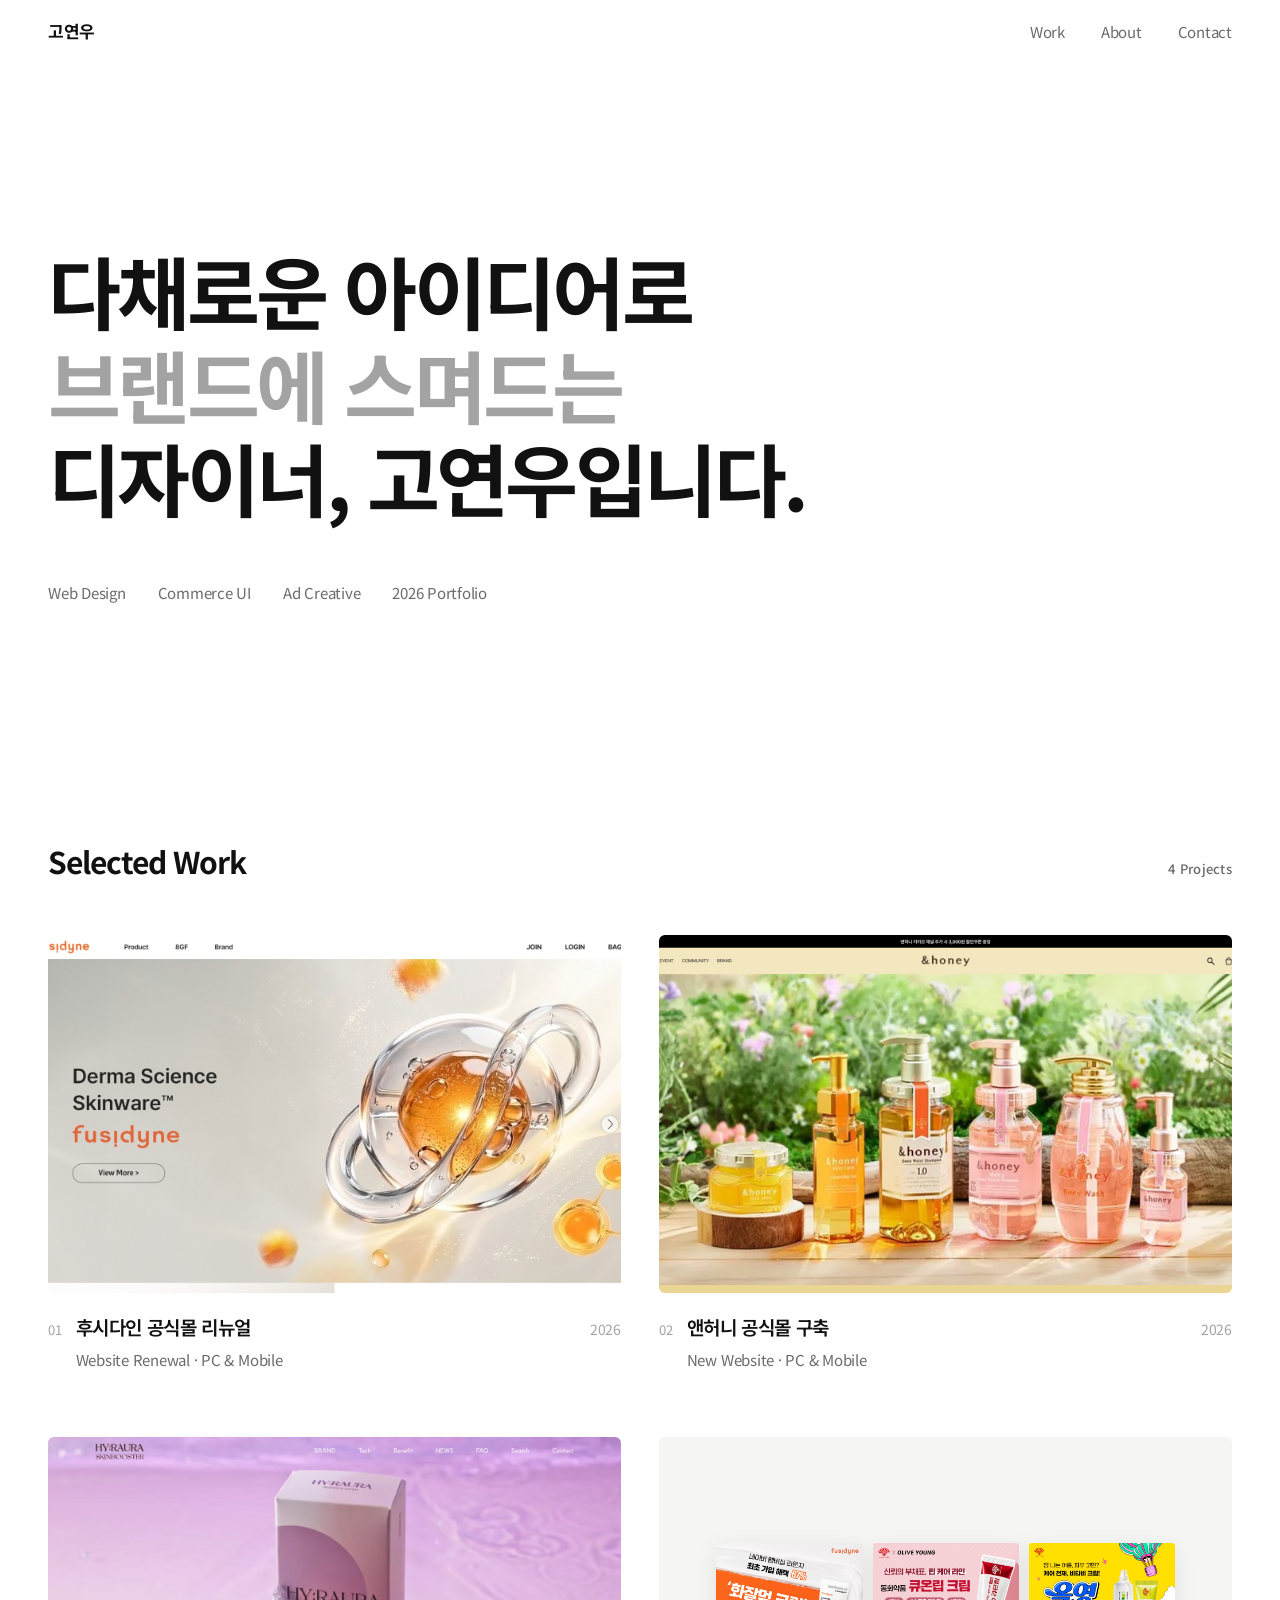
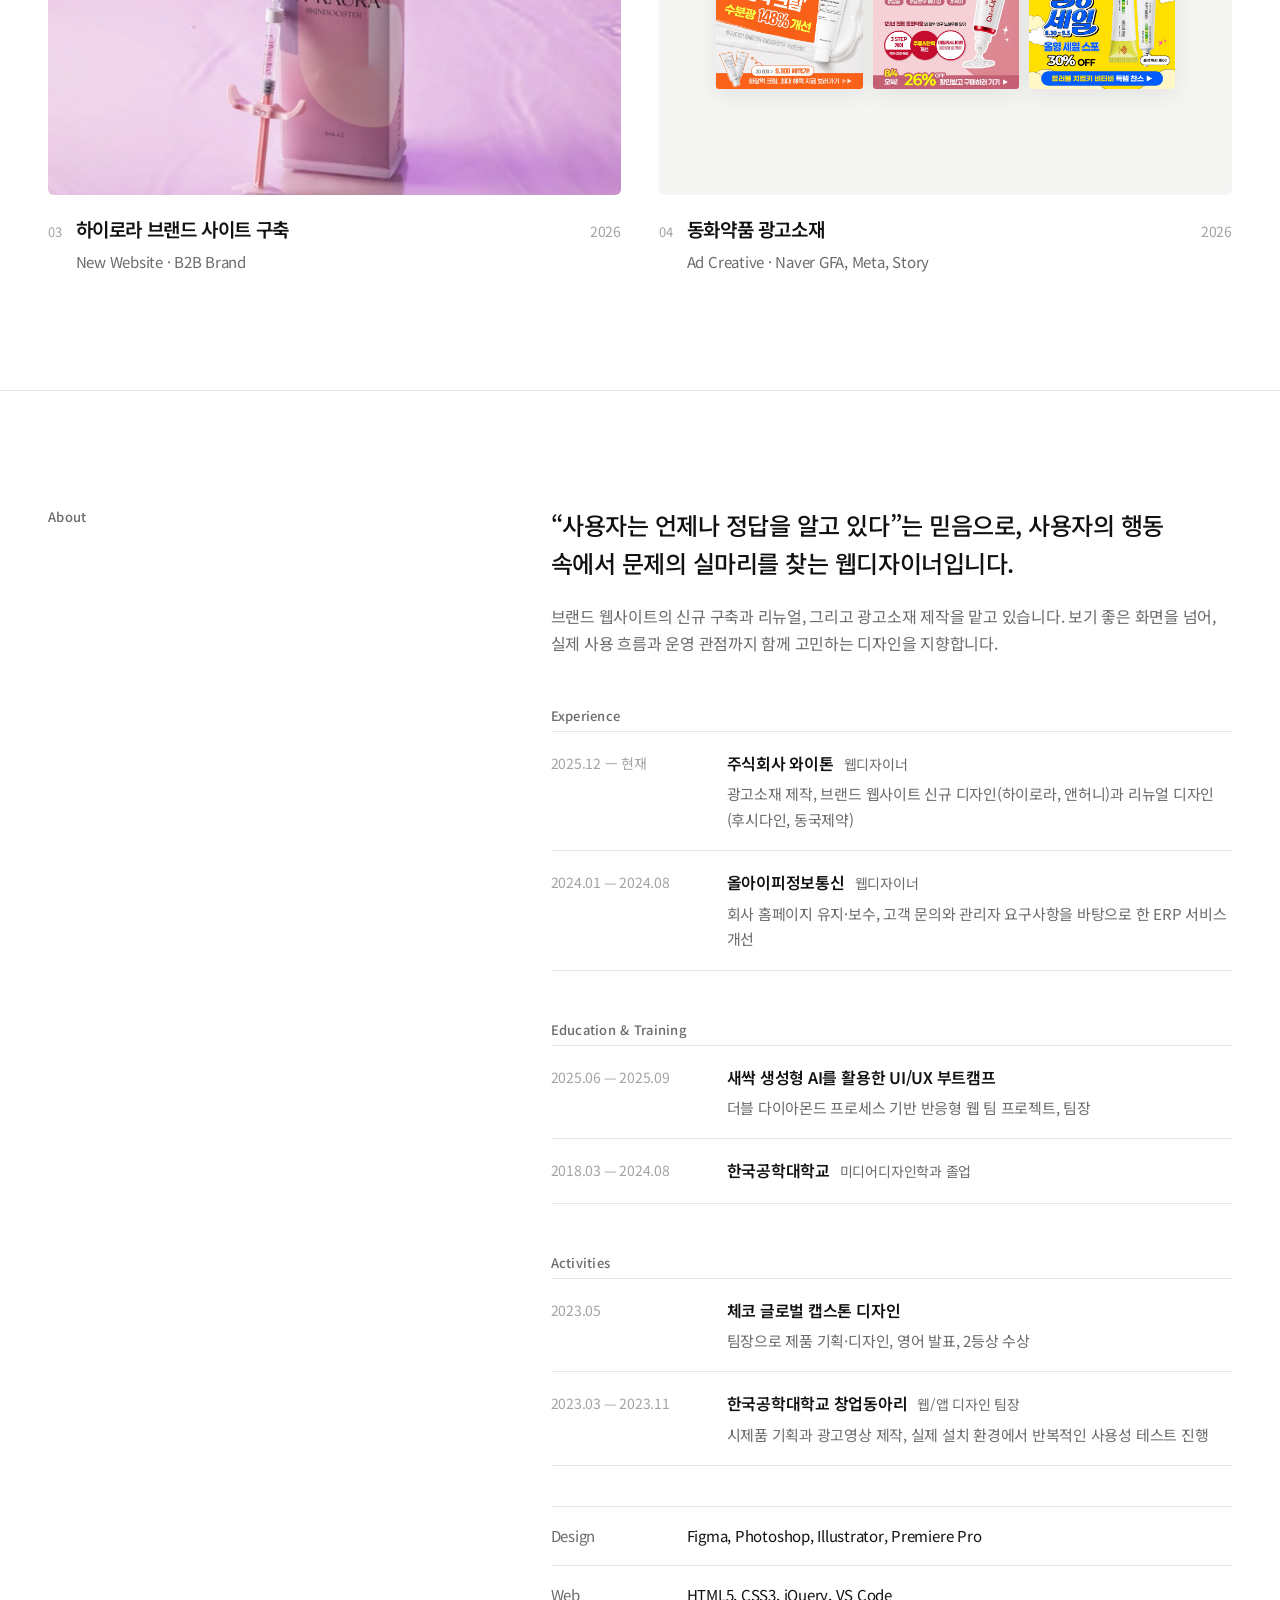
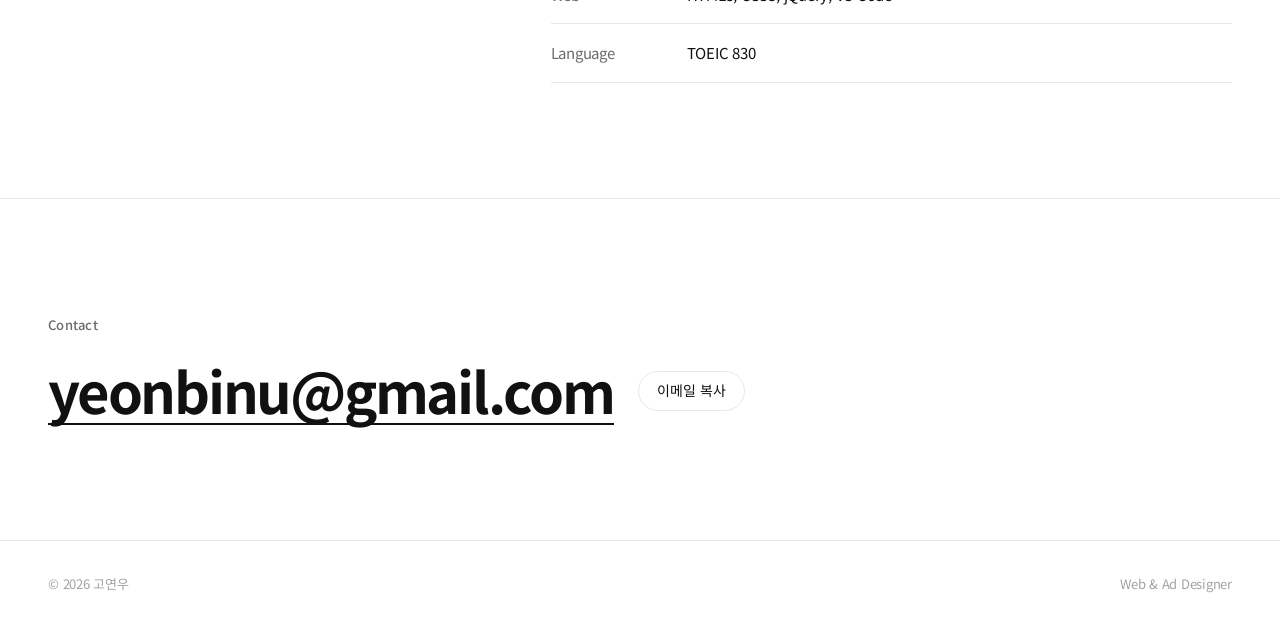
<file: index.html>
<!doctype html>
<html lang="ko">
<head>
  <meta charset="utf-8">
  <meta name="viewport" content="width=device-width, initial-scale=1">
  <title>고연우 포트폴리오</title>
  <meta name="description" content="웹사이트와 광고소재로 브랜드 경험을 설계하는 디자이너 포트폴리오">
  <link rel="preconnect" href="https://fonts.googleapis.com">
  <link rel="preconnect" href="https://fonts.gstatic.com" crossorigin>
  <link rel="stylesheet" href="https://fonts.googleapis.com/css2?family=Noto+Sans+KR:wght@300..800&display=swap">
  <link rel="stylesheet" href="css/style.css">
</head>
<body>

<header class="site-header">
  <div class="container">
    <a class="logo" href="index.html">고연우</a>
    <nav class="nav" aria-label="주 메뉴">
      <a href="#work">Work</a>
      <a href="#about">About</a>
      <a href="#contact">Contact</a>
    </nav>
  </div>
</header>

<main>
  <section class="hero container">
    <h1 class="reveal">다채로운 아이디어로<br><span class="faint">브랜드에 스며드는</span><br>디자이너, 고연우입니다.</h1>
    <div class="hero-meta reveal">
      <span>Web Design</span>
      <span>Commerce UI</span>
      <span>Ad Creative</span>
      <span>2026 Portfolio</span>
    </div>
  </section>

  <section class="section" id="work">
    <div class="container">
      <div class="section-head">
        <h2>Selected Work</h2>
        <span class="label">4 Projects</span>
      </div>

      <div class="work-grid">
        <a class="work-card reveal" href="work/fusidyne.html">
          <div class="thumb"><img src="images/fusidyne/cover.jpg" alt="후시다인 리뉴얼 메인 화면" loading="lazy"></div>
          <div class="info">
            <span class="num">01</span>
            <span class="title">후시다인 공식몰 리뉴얼</span>
            <span class="year">2026</span>
            <span class="desc">Website Renewal · PC & Mobile</span>
          </div>
        </a>

        <a class="work-card reveal" href="work/andhoney.html">
          <div class="thumb"><img src="images/andhoney/cover.jpg" alt="앤허니 메인 화면" loading="lazy"></div>
          <div class="info">
            <span class="num">02</span>
            <span class="title">앤허니 공식몰 구축</span>
            <span class="year">2026</span>
            <span class="desc">New Website · PC & Mobile</span>
          </div>
        </a>

        <a class="work-card reveal" href="work/hyraura.html">
          <div class="thumb"><img src="images/hyraura/cover.jpg" alt="하이로라 메인 화면" loading="lazy"></div>
          <div class="info">
            <span class="num">03</span>
            <span class="title">하이로라 브랜드 사이트 구축</span>
            <span class="year">2026</span>
            <span class="desc">New Website · B2B Brand</span>
          </div>
        </a>

        <a class="work-card reveal" href="work/ad-creatives.html">
          <div class="thumb collage">
            <img src="images/ads/fusidyne-cream-gfa-01.jpg" alt="" loading="lazy">
            <img src="images/ads/cuonlip-oliveyoung-03.jpg" alt="" loading="lazy">
            <img src="images/ads/vitabi-oliveyoung-meta.jpg" alt="" loading="lazy">
          </div>
          <div class="info">
            <span class="num">04</span>
            <span class="title">동화약품 광고소재</span>
            <span class="year">2026</span>
            <span class="desc">Ad Creative · Naver GFA, Meta, Story</span>
          </div>
        </a>
      </div>
    </div>
  </section>

  <section class="section" id="about">
    <div class="container about-grid">
      <h2 class="label">About</h2>
      <div>
        <p class="lead reveal">“사용자는 언제나 정답을 알고 있다”는 믿음으로, 사용자의 행동 속에서 문제의 실마리를 찾는 웹디자이너입니다.</p>
        <p class="reveal">브랜드 웹사이트의 신규 구축과 리뉴얼, 그리고 광고소재 제작을 맡고 있습니다. 보기 좋은 화면을 넘어, 실제 사용 흐름과 운영 관점까지 함께 고민하는 디자인을 지향합니다.</p>

        <div class="cv reveal">
          <h3>Experience</h3>
          <ul>
            <li>
              <span class="when">2025.12 — 현재</span>
              <div><b>주식회사 와이톤</b> <em>웹디자이너</em>
                <p>광고소재 제작, 브랜드 웹사이트 신규 디자인(하이로라, 앤허니)과 리뉴얼 디자인(후시다인, 동국제약)</p></div>
            </li>
            <li>
              <span class="when">2024.01 — 2024.08</span>
              <div><b>올아이피정보통신</b> <em>웹디자이너</em>
                <p>회사 홈페이지 유지·보수, 고객 문의와 관리자 요구사항을 바탕으로 한 ERP 서비스 개선</p></div>
            </li>
          </ul>
        </div>

        <div class="cv reveal">
          <h3>Education & Training</h3>
          <ul>
            <li>
              <span class="when">2025.06 — 2025.09</span>
              <div><b>새싹 생성형 AI를 활용한 UI/UX 부트캠프</b>
                <p>더블 다이아몬드 프로세스 기반 반응형 웹 팀 프로젝트, 팀장</p></div>
            </li>
            <li>
              <span class="when">2018.03 — 2024.08</span>
              <div><b>한국공학대학교</b> <em>미디어디자인학과 졸업</em></div>
            </li>
          </ul>
        </div>

        <div class="cv reveal">
          <h3>Activities</h3>
          <ul>
            <li>
              <span class="when">2023.05</span>
              <div><b>체코 글로벌 캡스톤 디자인</b>
                <p>팀장으로 제품 기획·디자인, 영어 발표, 2등상 수상</p></div>
            </li>
            <li>
              <span class="when">2023.03 — 2023.11</span>
              <div><b>한국공학대학교 창업동아리</b> <em>웹/앱 디자인 팀장</em>
                <p>시제품 기획과 광고영상 제작, 실제 설치 환경에서 반복적인 사용성 테스트 진행</p></div>
            </li>
          </ul>
        </div>

        <ul class="facts reveal">
          <li><span>Design</span><span>Figma, Photoshop, Illustrator, Premiere Pro</span></li>
          <li><span>Web</span><span>HTML5, CSS3, jQuery, VS Code</span></li>
          <li><span>Language</span><span>TOEIC 830</span></li>
        </ul>
      </div>
    </div>
  </section>

  <section class="section" id="contact">
    <div class="container">
      <p class="label" style="margin-bottom:20px">Contact</p>
      <div class="contact-row">
        <a class="contact-big" id="email" href="mailto:yeonbinu@gmail.com">yeonbinu@gmail.com</a>
        <button type="button" class="copy-btn" data-copy="yeonbinu@gmail.com" data-copy-target="#email">이메일 복사</button>
      </div>
    </div>
  </section>
</main>

<footer class="site-footer">
  <div class="container">
    <span>© 2026 고연우</span>
    <span>Web & Ad Designer</span>
  </div>
</footer>

<script src="js/main.js"></script>
</body>
</html>
</file>
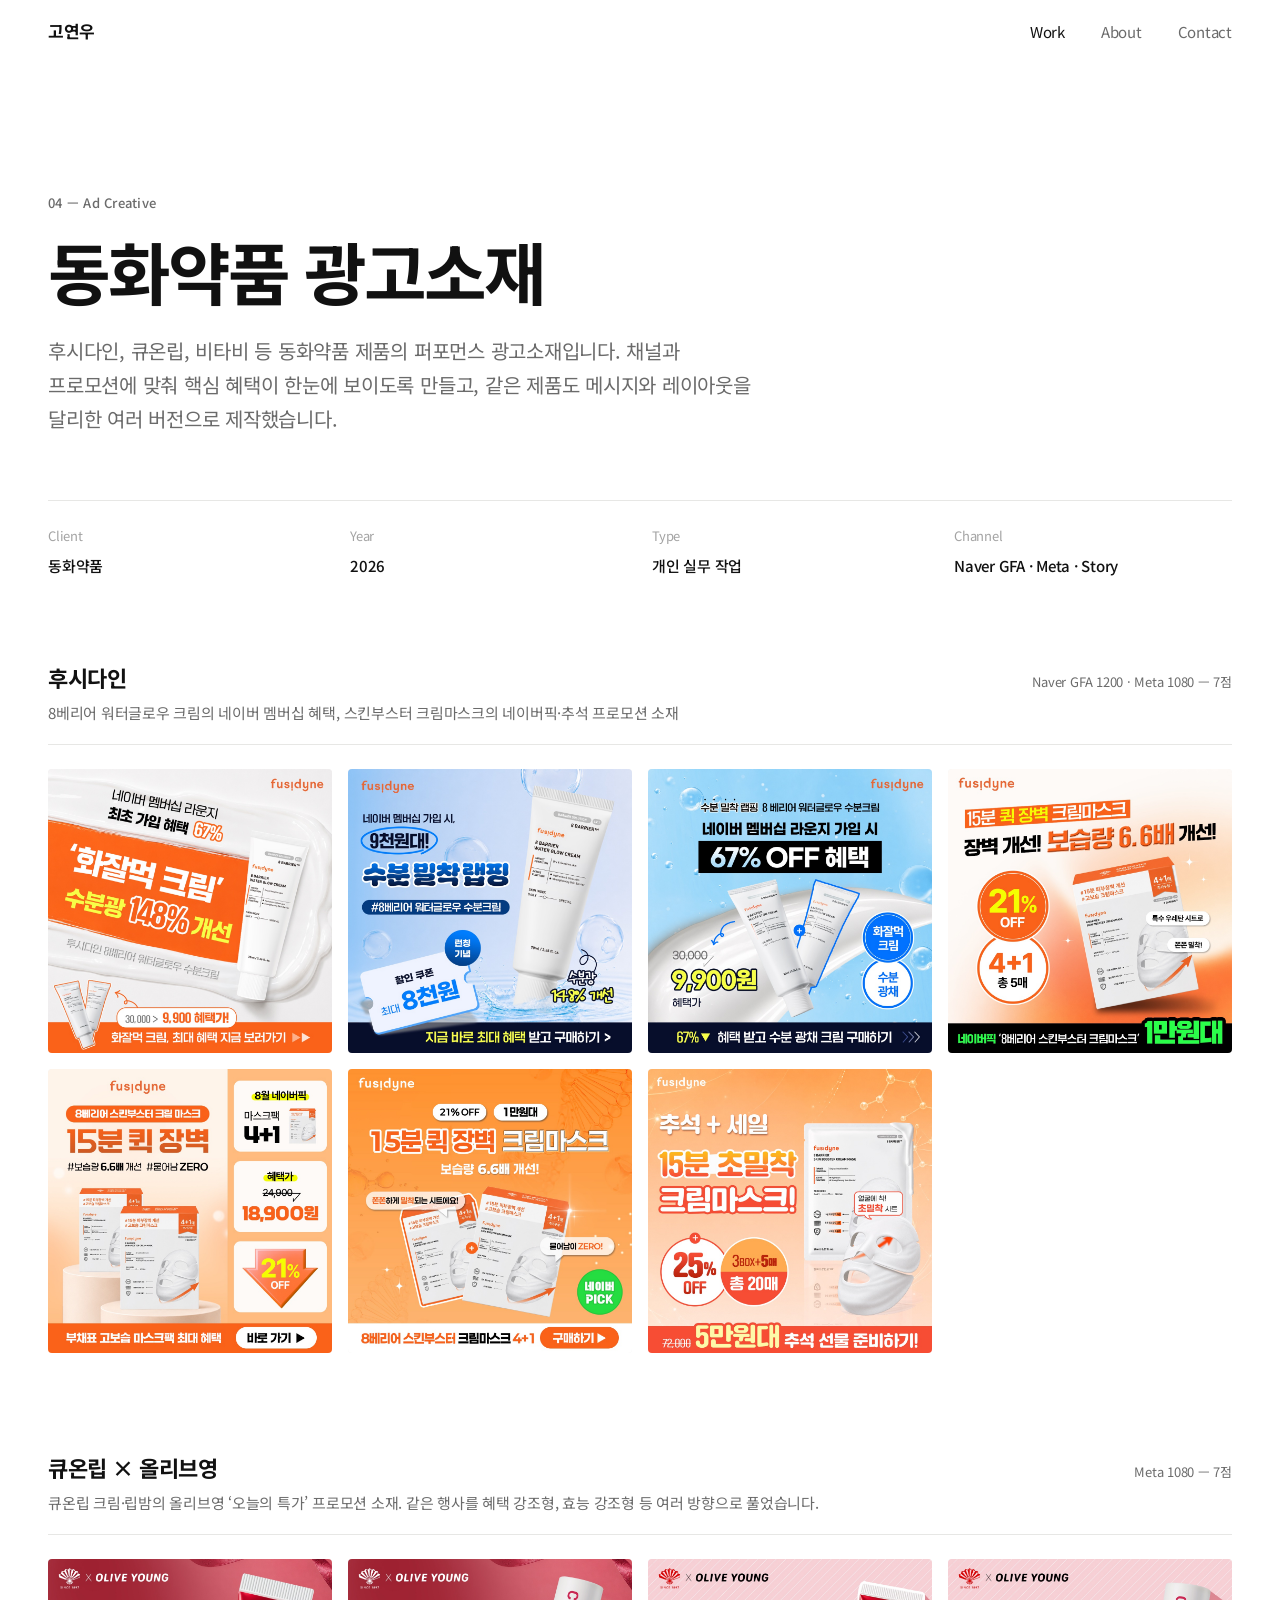
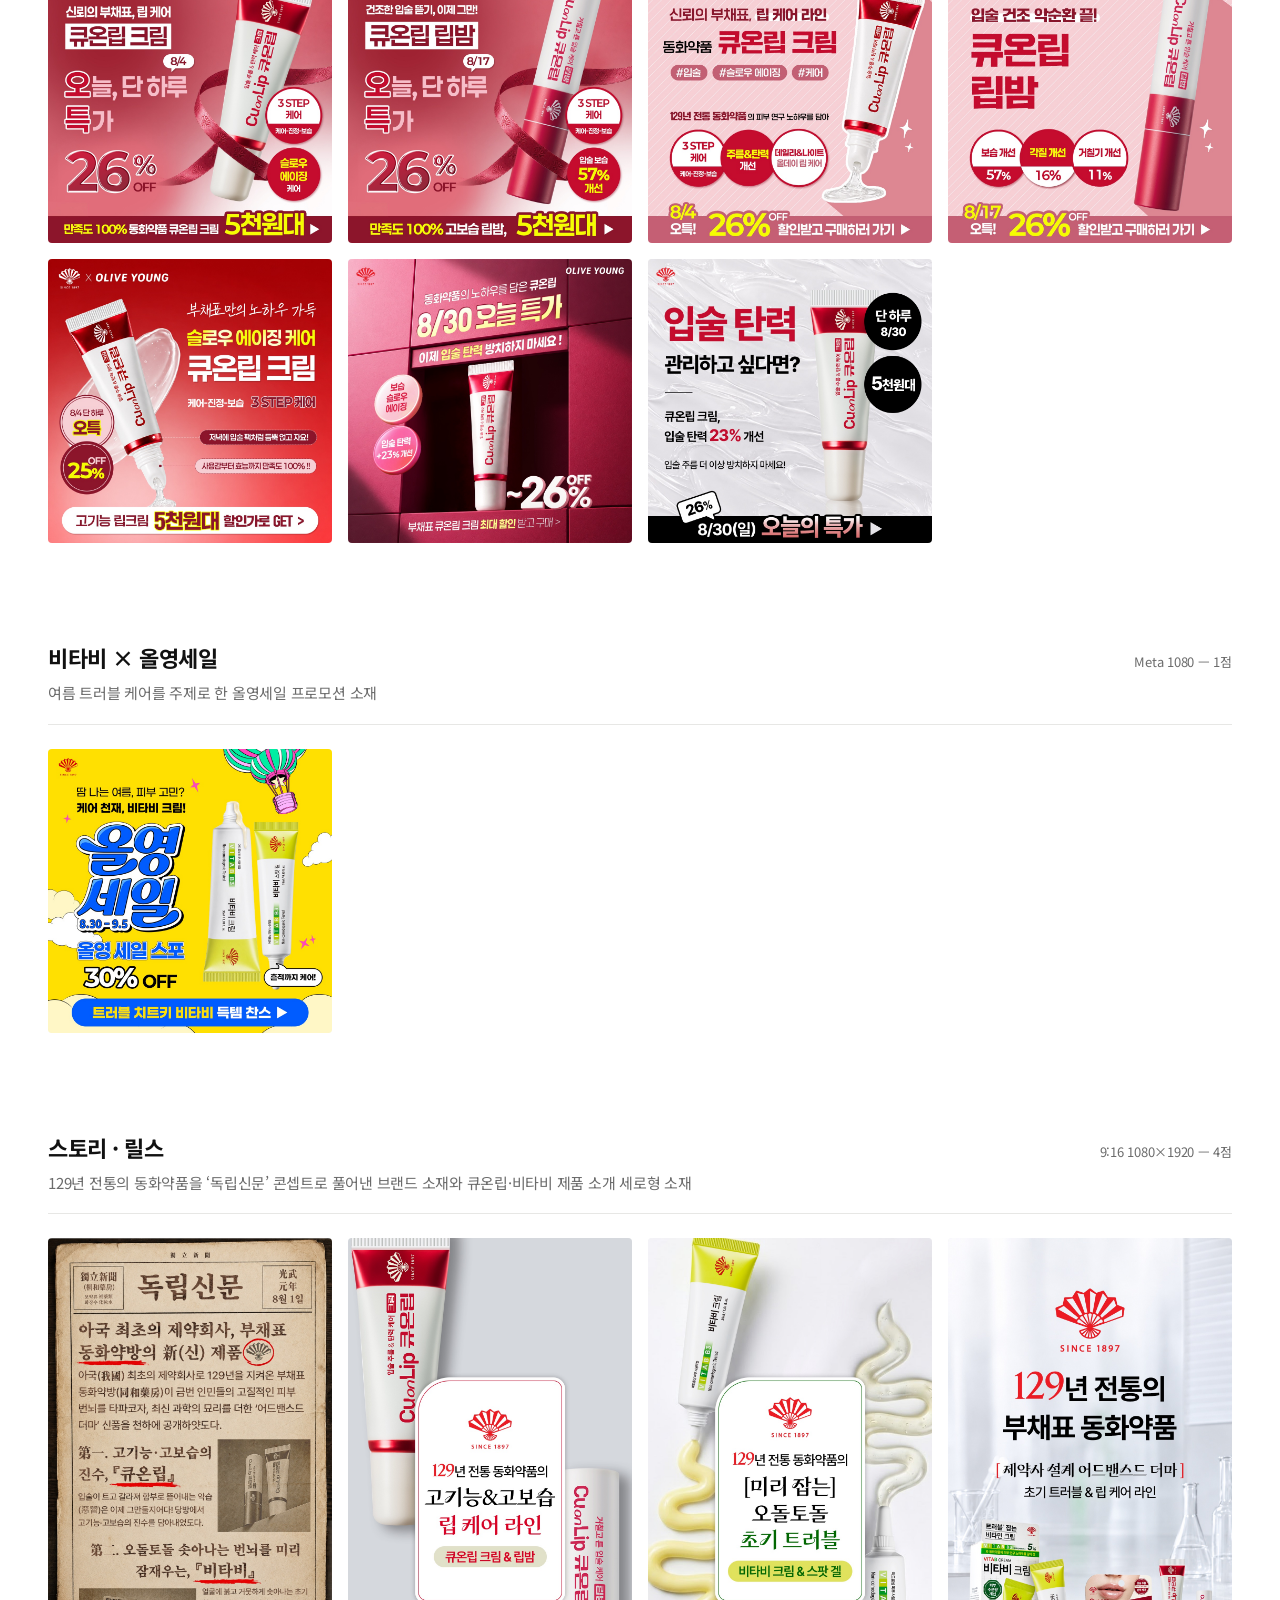
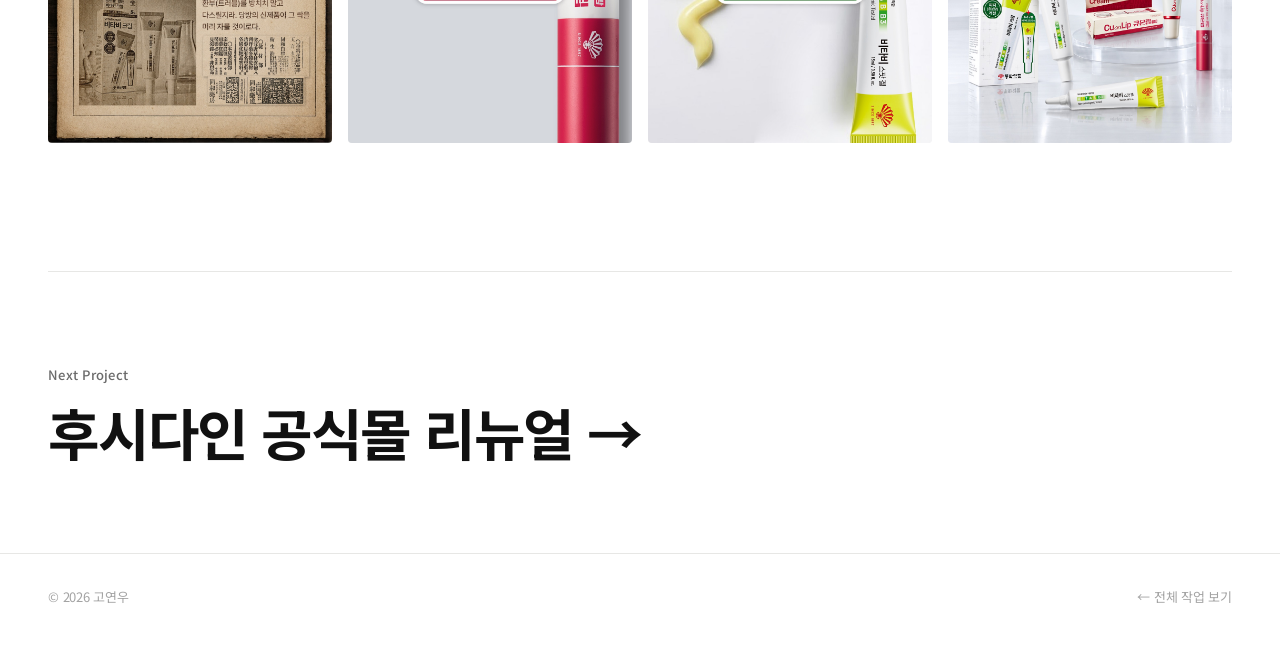
<file: work/ad-creatives.html>
<!doctype html>
<html lang="ko">
<head>
  <meta charset="utf-8">
  <meta name="viewport" content="width=device-width, initial-scale=1">
  <title>동화약품 광고소재 — 고연우</title>
  <link rel="preconnect" href="https://fonts.googleapis.com">
  <link rel="preconnect" href="https://fonts.gstatic.com" crossorigin>
  <link rel="stylesheet" href="https://fonts.googleapis.com/css2?family=Noto+Sans+KR:wght@300..800&display=swap">
  <link rel="stylesheet" href="../css/style.css">
</head>
<body>

<header class="site-header">
  <div class="container">
    <a class="logo" href="../index.html">고연우</a>
    <nav class="nav" aria-label="주 메뉴">
      <a href="../index.html#work" aria-current="page">Work</a>
      <a href="../index.html#about">About</a>
      <a href="../index.html#contact">Contact</a>
    </nav>
  </div>
</header>

<main class="container">
  <section class="project-head">
    <p class="label">04 — Ad Creative</p>
    <h1>동화약품 광고소재</h1>
    <p class="summary">후시다인, 큐온립, 비타비 등 동화약품 제품의 퍼포먼스 광고소재입니다. 채널과 프로모션에 맞춰 핵심 혜택이 한눈에 보이도록 만들고, 같은 제품도 메시지와 레이아웃을 달리한 여러 버전으로 제작했습니다.</p>
    <dl class="meta">
      <div><dt>Client</dt><dd>동화약품</dd></div>
      <div><dt>Year</dt><dd>2026</dd></div>
      <div><dt>Type</dt><dd>개인 실무 작업</dd></div>
      <div><dt>Channel</dt><dd>Naver GFA · Meta · Story</dd></div>
    </dl>
  </section>

  <section class="ad-group reveal" id="fusidyne">
    <div class="ad-group-head">
      <h2>후시다인</h2>
      <span class="tag">Naver GFA 1200 · Meta 1080 — 7점</span>
      <p>8베리어 워터글로우 크림의 네이버 멤버십 혜택, 스킨부스터 크림마스크의 네이버픽·추석 프로모션 소재</p>
    </div>
    <div class="ad-grid" data-gallery>
      <button class="shot" data-narrow data-full="../images/ads/fusidyne-cream-gfa-01.jpg" data-caption="후시다인 워터글로우 크림 · Naver GFA"><span class="frame"><img src="../images/ads/fusidyne-cream-gfa-01.jpg" alt="후시다인 워터글로우 크림 광고 1" loading="lazy"></span></button>
      <button class="shot" data-narrow data-full="../images/ads/fusidyne-cream-gfa-02.jpg" data-caption="후시다인 워터글로우 크림 · Naver GFA"><span class="frame"><img src="../images/ads/fusidyne-cream-gfa-02.jpg" alt="후시다인 워터글로우 크림 광고 2" loading="lazy"></span></button>
      <button class="shot" data-narrow data-full="../images/ads/fusidyne-cream-gfa-03.jpg" data-caption="후시다인 워터글로우 크림 · Naver GFA"><span class="frame"><img src="../images/ads/fusidyne-cream-gfa-03.jpg" alt="후시다인 워터글로우 크림 광고 3" loading="lazy"></span></button>
      <button class="shot" data-narrow data-full="../images/ads/fusidyne-mask-meta-01.jpg" data-caption="후시다인 크림마스크 · Meta"><span class="frame"><img src="../images/ads/fusidyne-mask-meta-01.jpg" alt="후시다인 크림마스크 광고 1" loading="lazy"></span></button>
      <button class="shot" data-narrow data-full="../images/ads/fusidyne-mask-meta-02.jpg" data-caption="후시다인 크림마스크 · Meta"><span class="frame"><img src="../images/ads/fusidyne-mask-meta-02.jpg" alt="후시다인 크림마스크 광고 2" loading="lazy"></span></button>
      <button class="shot" data-narrow data-full="../images/ads/fusidyne-mask-meta-03.jpg" data-caption="후시다인 크림마스크 · Meta"><span class="frame"><img src="../images/ads/fusidyne-mask-meta-03.jpg" alt="후시다인 크림마스크 광고 3" loading="lazy"></span></button>
      <button class="shot" data-narrow data-full="../images/ads/fusidyne-mask-chuseok.jpg" data-caption="후시다인 크림마스크 추석 세일 · Meta"><span class="frame"><img src="../images/ads/fusidyne-mask-chuseok.jpg" alt="후시다인 크림마스크 추석 광고" loading="lazy"></span></button>
    </div>
  </section>

  <section class="ad-group reveal" id="cuonlip">
    <div class="ad-group-head">
      <h2>큐온립 × 올리브영</h2>
      <span class="tag">Meta 1080 — 7점</span>
      <p>큐온립 크림·립밤의 올리브영 ‘오늘의 특가’ 프로모션 소재. 같은 행사를 혜택 강조형, 효능 강조형 등 여러 방향으로 풀었습니다.</p>
    </div>
    <div class="ad-grid" data-gallery>
      <button class="shot" data-narrow data-full="../images/ads/cuonlip-oliveyoung-01.jpg" data-caption="큐온립 크림 · 올리브영 오늘의 특가"><span class="frame"><img src="../images/ads/cuonlip-oliveyoung-01.jpg" alt="큐온립 광고 1" loading="lazy"></span></button>
      <button class="shot" data-narrow data-full="../images/ads/cuonlip-oliveyoung-02.jpg" data-caption="큐온립 립밤 · 올리브영 오늘의 특가"><span class="frame"><img src="../images/ads/cuonlip-oliveyoung-02.jpg" alt="큐온립 광고 2" loading="lazy"></span></button>
      <button class="shot" data-narrow data-full="../images/ads/cuonlip-oliveyoung-03.jpg" data-caption="큐온립 크림 · 올리브영"><span class="frame"><img src="../images/ads/cuonlip-oliveyoung-03.jpg" alt="큐온립 광고 3" loading="lazy"></span></button>
      <button class="shot" data-narrow data-full="../images/ads/cuonlip-oliveyoung-04.jpg" data-caption="큐온립 립밤 · 올리브영"><span class="frame"><img src="../images/ads/cuonlip-oliveyoung-04.jpg" alt="큐온립 광고 4" loading="lazy"></span></button>
      <button class="shot" data-narrow data-full="../images/ads/cuonlip-oliveyoung-05.jpg" data-caption="큐온립 크림 · 올리브영"><span class="frame"><img src="../images/ads/cuonlip-oliveyoung-05.jpg" alt="큐온립 광고 5" loading="lazy"></span></button>
      <button class="shot" data-narrow data-full="../images/ads/cuonlip-oliveyoung-06.jpg" data-caption="큐온립 크림 · 올리브영 오늘의 특가"><span class="frame"><img src="../images/ads/cuonlip-oliveyoung-06.jpg" alt="큐온립 광고 6" loading="lazy"></span></button>
      <button class="shot" data-narrow data-full="../images/ads/cuonlip-oliveyoung-07.jpg" data-caption="큐온립 크림 · 올리브영 오늘의 특가"><span class="frame"><img src="../images/ads/cuonlip-oliveyoung-07.jpg" alt="큐온립 광고 7" loading="lazy"></span></button>
    </div>
  </section>

  <section class="ad-group reveal" id="vitabi">
    <div class="ad-group-head">
      <h2>비타비 × 올영세일</h2>
      <span class="tag">Meta 1080 — 1점</span>
      <p>여름 트러블 케어를 주제로 한 올영세일 프로모션 소재</p>
    </div>
    <div class="ad-grid" data-gallery>
      <button class="shot" data-narrow data-full="../images/ads/vitabi-oliveyoung-meta.jpg" data-caption="비타비 · 올영세일"><span class="frame"><img src="../images/ads/vitabi-oliveyoung-meta.jpg" alt="비타비 올영세일 광고" loading="lazy"></span></button>
    </div>
  </section>

  <section class="ad-group reveal" id="story">
    <div class="ad-group-head">
      <h2>스토리 · 릴스</h2>
      <span class="tag">9:16 1080×1920 — 4점</span>
      <p>129년 전통의 동화약품을 ‘독립신문’ 콘셉트로 풀어낸 브랜드 소재와 큐온립·비타비 제품 소개 세로형 소재</p>
    </div>
    <div class="ad-grid story" data-gallery>
      <button class="shot" data-narrow data-full="../images/ads/story-01-newspaper.jpg" data-caption="독립신문 콘셉트 브랜드 소재"><span class="frame"><img src="../images/ads/story-01-newspaper.jpg" alt="독립신문 콘셉트 스토리" loading="lazy"></span></button>
      <button class="shot" data-narrow data-full="../images/ads/story-02-cuonlip.jpg" data-caption="큐온립 립케어 라인"><span class="frame"><img src="../images/ads/story-02-cuonlip.jpg" alt="큐온립 스토리" loading="lazy"></span></button>
      <button class="shot" data-narrow data-full="../images/ads/story-03-vitabi.jpg" data-caption="비타비 초기 트러블 케어"><span class="frame"><img src="../images/ads/story-03-vitabi.jpg" alt="비타비 스토리" loading="lazy"></span></button>
      <button class="shot" data-narrow data-full="../images/ads/story-04-brand.jpg" data-caption="동화약품 어드밴스드 더마 라인"><span class="frame"><img src="../images/ads/story-04-brand.jpg" alt="동화약품 브랜드 스토리" loading="lazy"></span></button>
    </div>
  </section>

  <a class="next" href="fusidyne.html">
    <span class="label">Next Project</span>
    <p class="title">후시다인 공식몰 리뉴얼</p>
  </a>
</main>

<footer class="site-footer">
  <div class="container">
    <span>© 2026 고연우</span>
    <a href="../index.html">← 전체 작업 보기</a>
  </div>
</footer>

<script src="../js/main.js"></script>
</body>
</html>
</file>
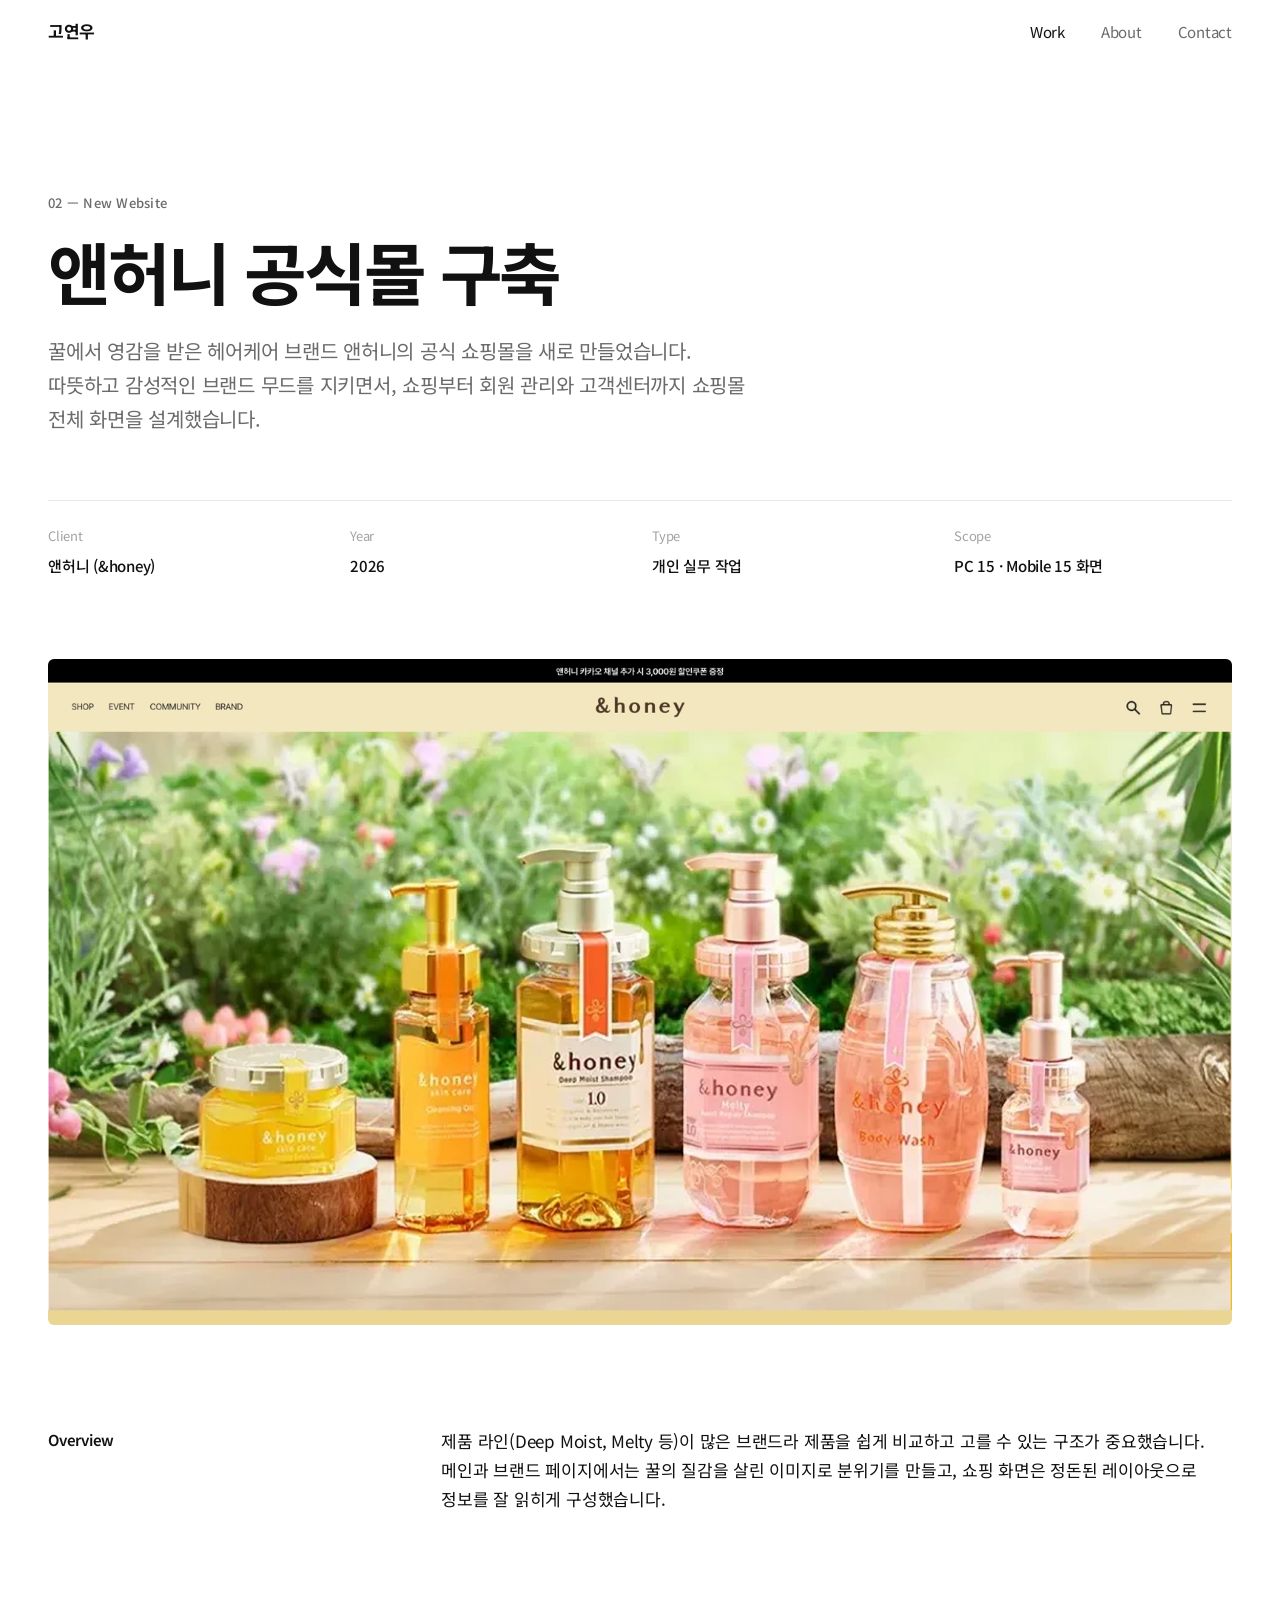
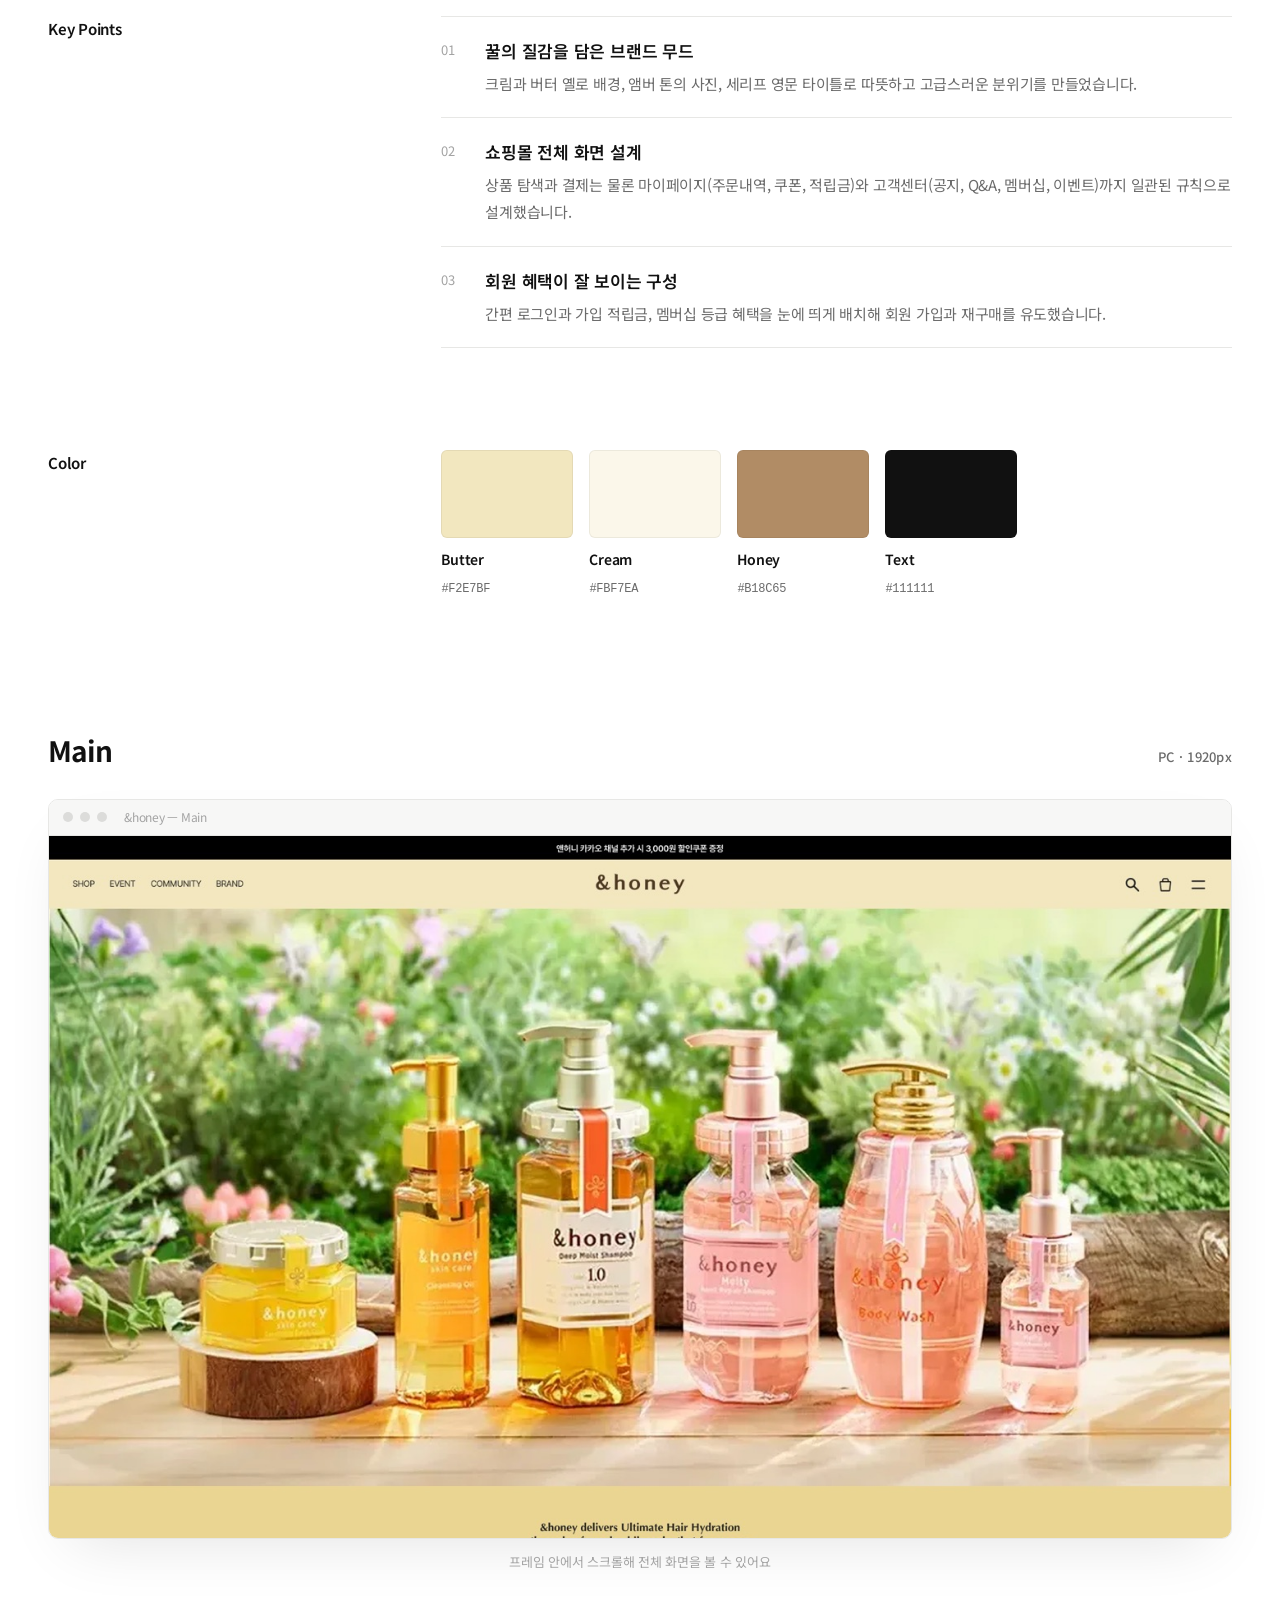
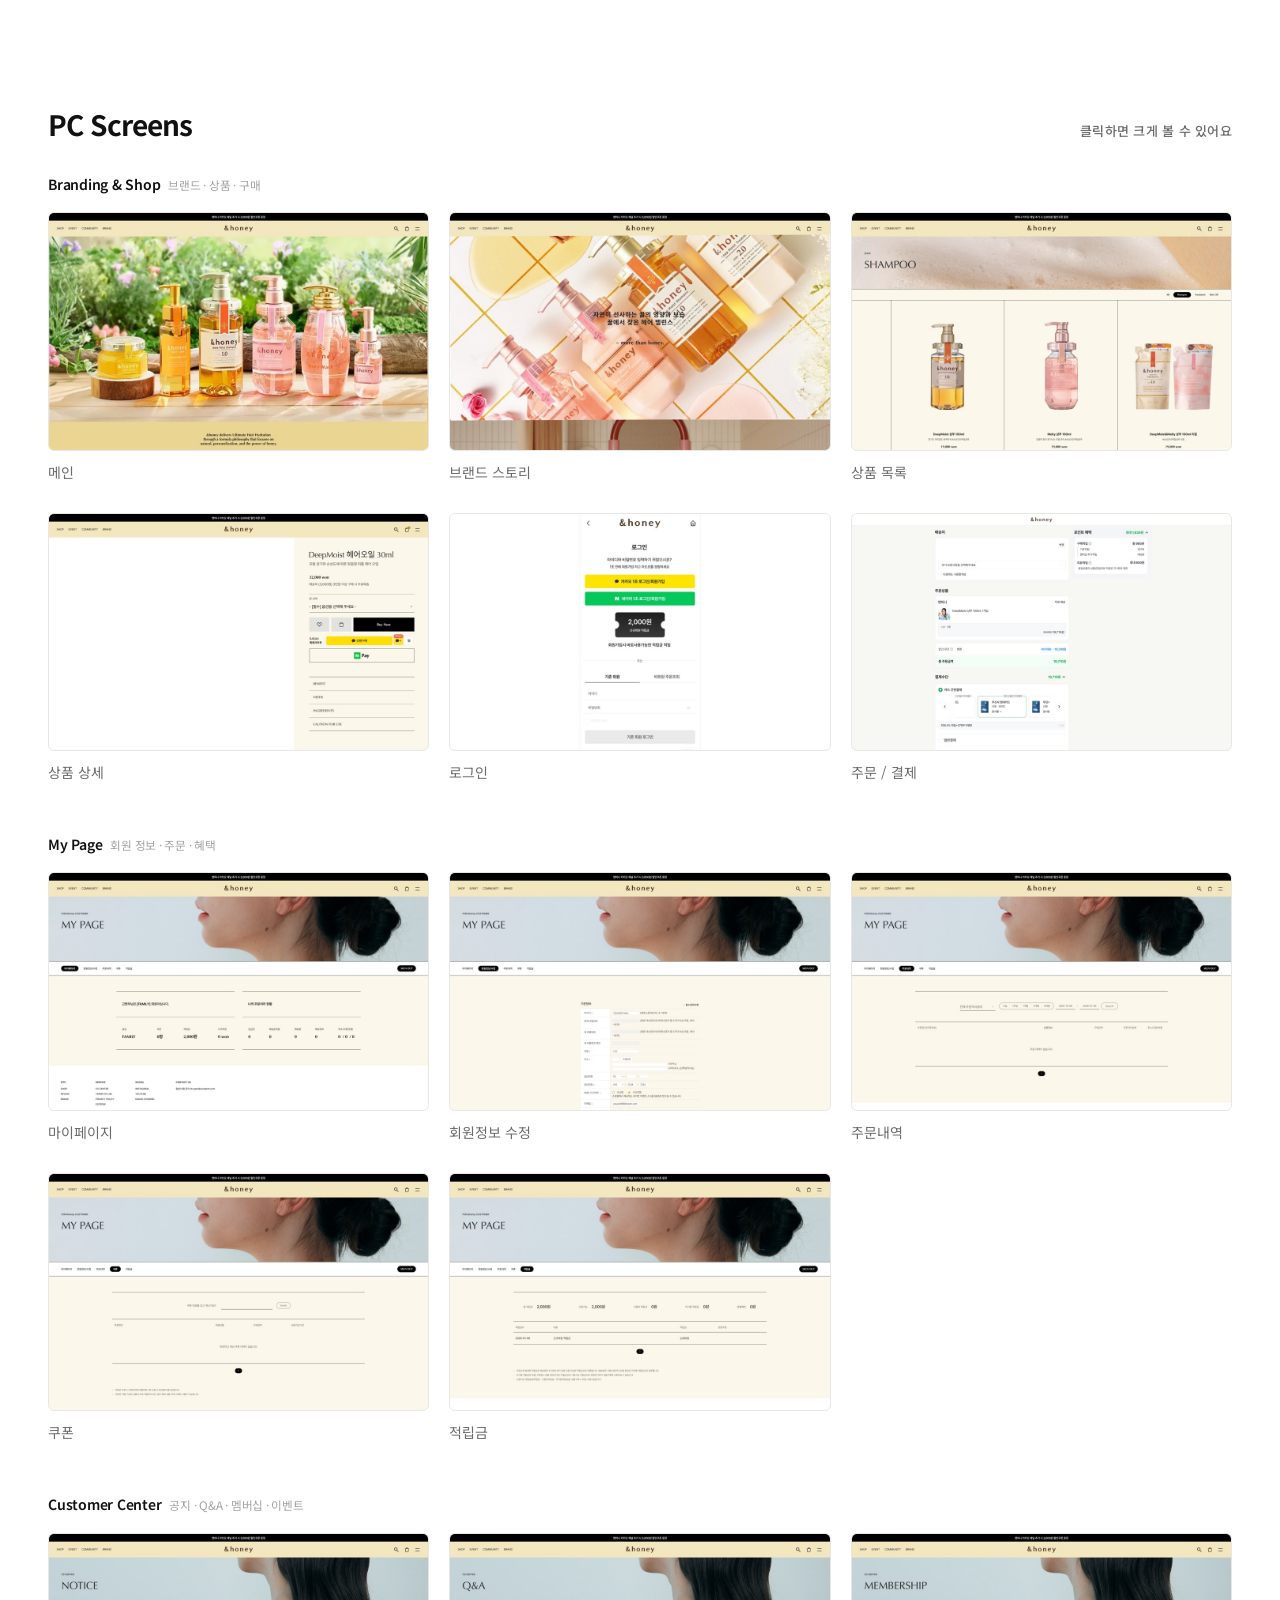
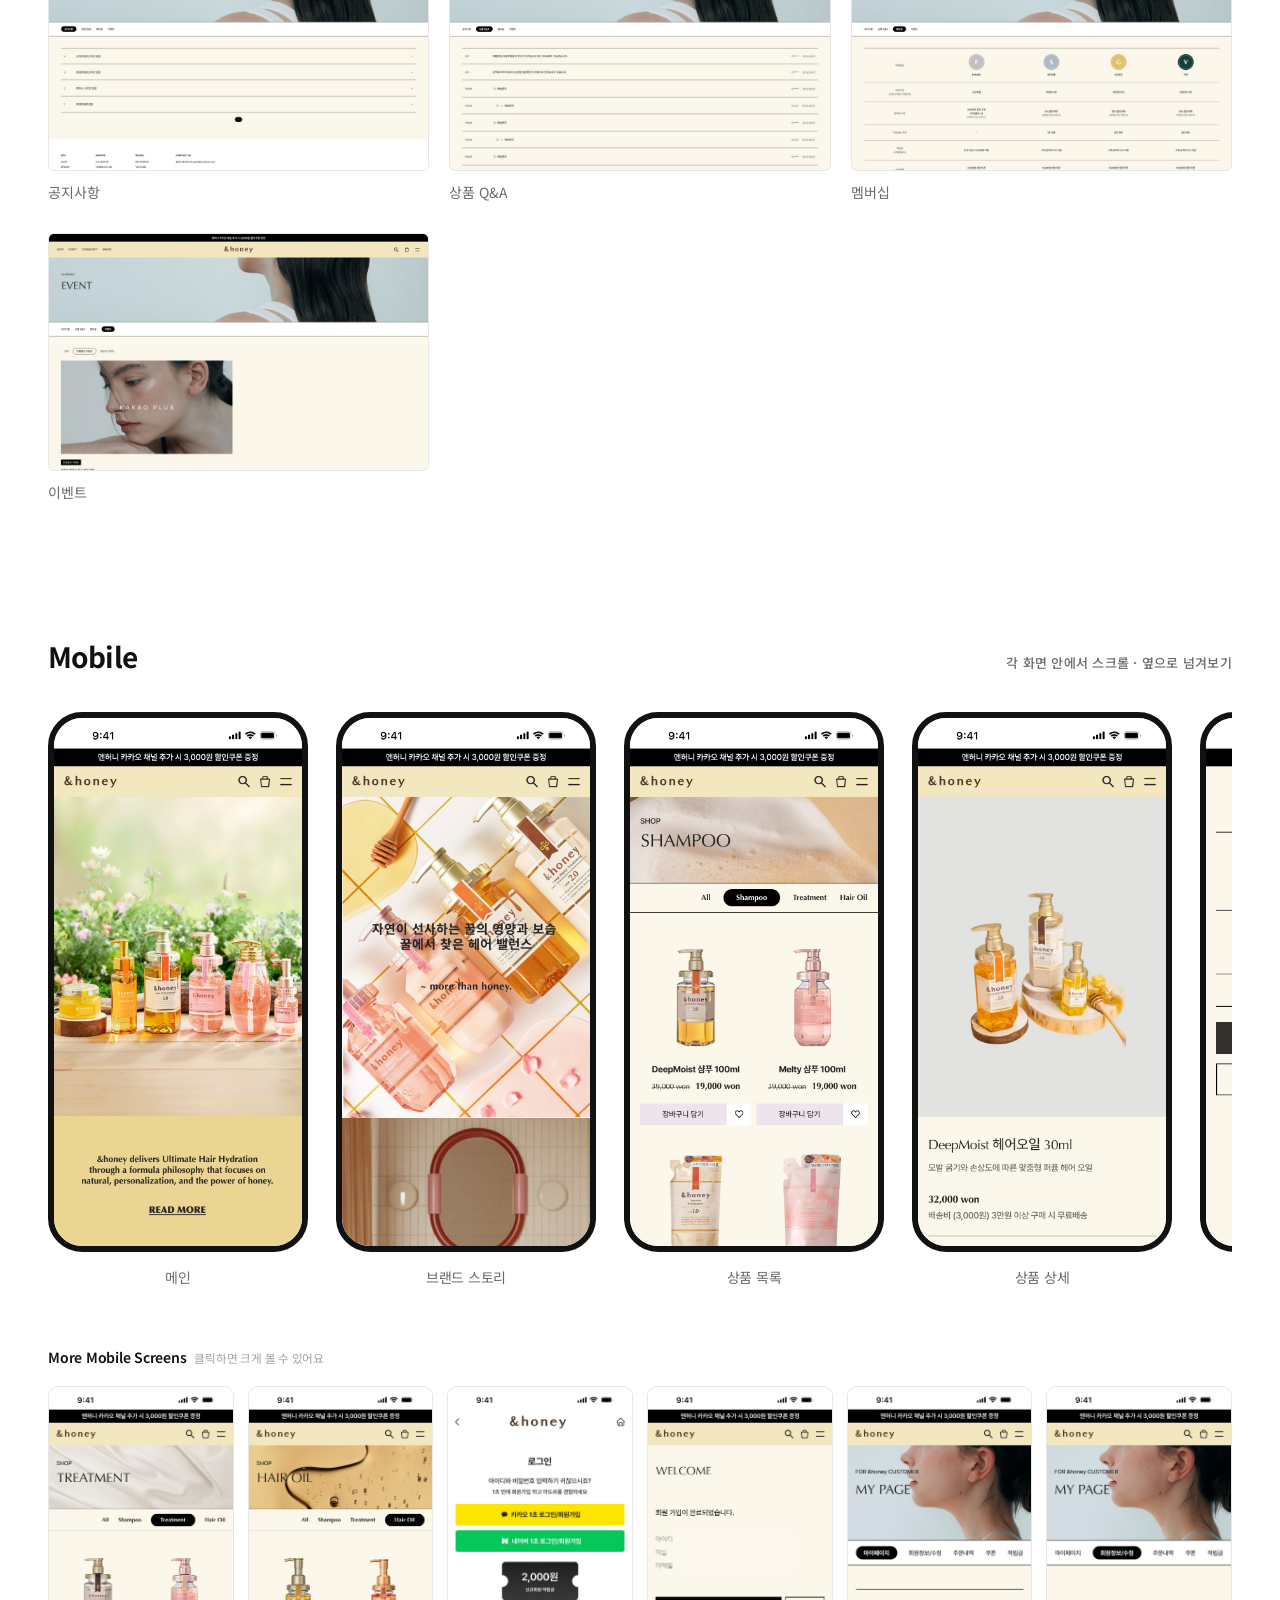
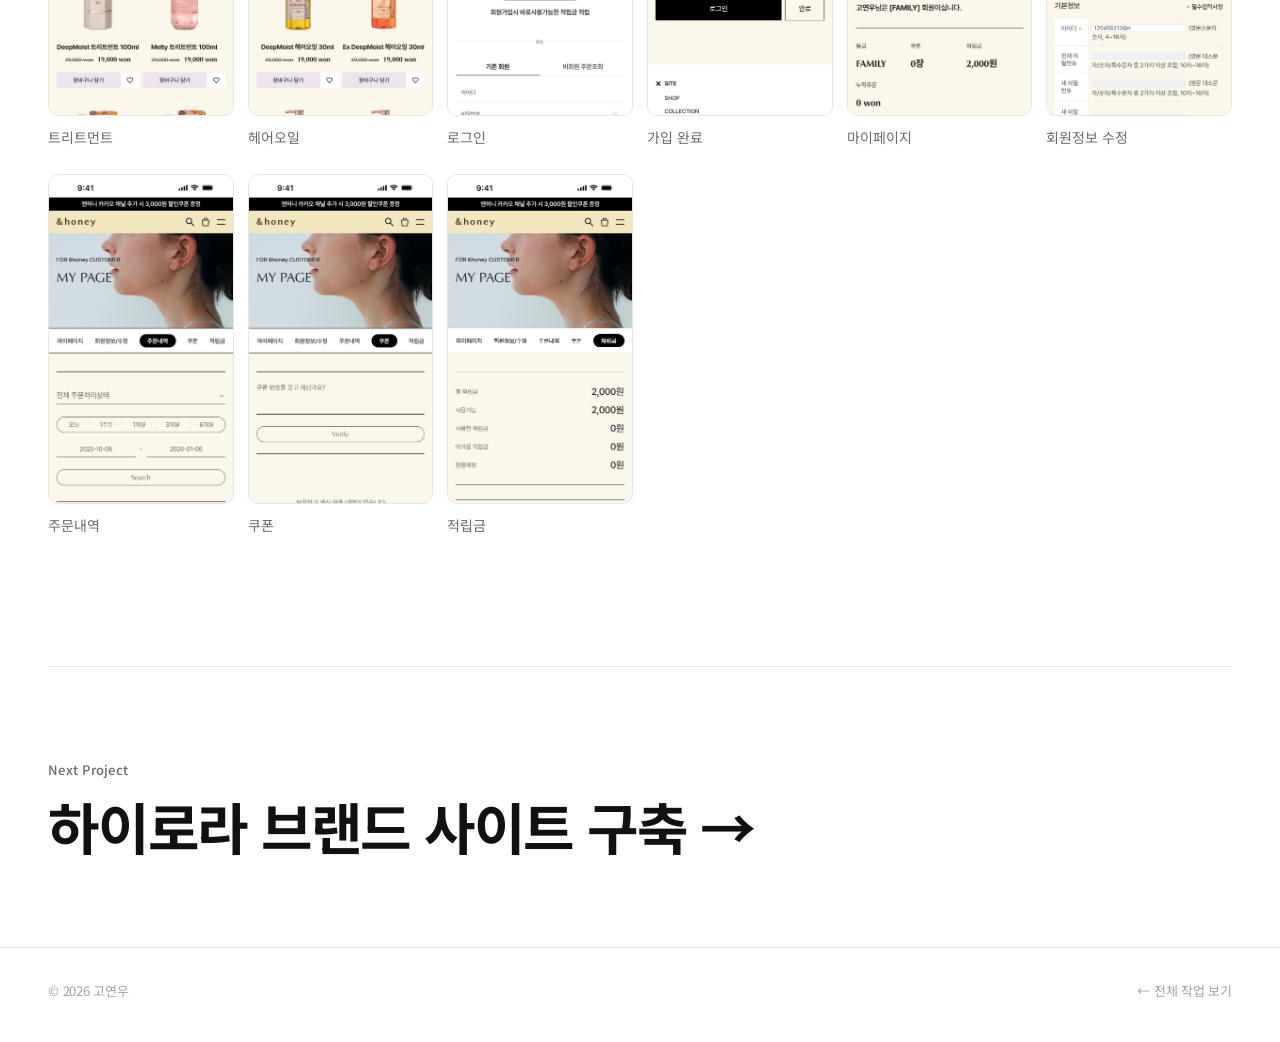
<file: work/andhoney.html>
<!doctype html>
<html lang="ko">
<head>
  <meta charset="utf-8">
  <meta name="viewport" content="width=device-width, initial-scale=1">
  <title>앤허니 공식몰 구축 — 고연우</title>
  <link rel="preconnect" href="https://fonts.googleapis.com">
  <link rel="preconnect" href="https://fonts.gstatic.com" crossorigin>
  <link rel="stylesheet" href="https://fonts.googleapis.com/css2?family=Noto+Sans+KR:wght@300..800&display=swap">
  <link rel="stylesheet" href="../css/style.css">
</head>
<body>

<header class="site-header">
  <div class="container">
    <a class="logo" href="../index.html">고연우</a>
    <nav class="nav" aria-label="주 메뉴">
      <a href="../index.html#work" aria-current="page">Work</a>
      <a href="../index.html#about">About</a>
      <a href="../index.html#contact">Contact</a>
    </nav>
  </div>
</header>

<main class="container">
  <section class="project-head">
    <p class="label">02 — New Website</p>
    <h1>앤허니 공식몰 구축</h1>
    <p class="summary">꿀에서 영감을 받은 헤어케어 브랜드 앤허니의 공식 쇼핑몰을 새로 만들었습니다. 따뜻하고 감성적인 브랜드 무드를 지키면서, 쇼핑부터 회원 관리와 고객센터까지 쇼핑몰 전체 화면을 설계했습니다.</p>
    <dl class="meta">
      <div><dt>Client</dt><dd>앤허니 (&honey)</dd></div>
      <div><dt>Year</dt><dd>2026</dd></div>
      <div><dt>Type</dt><dd>개인 실무 작업</dd></div>
      <div><dt>Scope</dt><dd>PC 15 · Mobile 15 화면</dd></div>
    </dl>
  </section>

  <div class="cover reveal"><img src="../images/andhoney/cover.jpg" alt="앤허니 메인 첫 화면"></div>

  <section class="block reveal">
    <h2>Overview</h2>
    <div class="block-body">
      <p>제품 라인(Deep Moist, Melty 등)이 많은 브랜드라 제품을 쉽게 비교하고 고를 수 있는 구조가 중요했습니다. 메인과 브랜드 페이지에서는 꿀의 질감을 살린 이미지로 분위기를 만들고, 쇼핑 화면은 정돈된 레이아웃으로 정보를 잘 읽히게 구성했습니다.</p>
    </div>
  </section>

  <section class="block reveal">
    <h2>Key Points</h2>
    <div class="block-body">
      <ul class="points">
        <li><strong>꿀의 질감을 담은 브랜드 무드</strong><span>크림과 버터 옐로 배경, 앰버 톤의 사진, 세리프 영문 타이틀로 따뜻하고 고급스러운 분위기를 만들었습니다.</span></li>
        <li><strong>쇼핑몰 전체 화면 설계</strong><span>상품 탐색과 결제는 물론 마이페이지(주문내역, 쿠폰, 적립금)와 고객센터(공지, Q&A, 멤버십, 이벤트)까지 일관된 규칙으로 설계했습니다.</span></li>
        <li><strong>회원 혜택이 잘 보이는 구성</strong><span>간편 로그인과 가입 적립금, 멤버십 등급 혜택을 눈에 띄게 배치해 회원 가입과 재구매를 유도했습니다.</span></li>
      </ul>
    </div>
  </section>

  <section class="block reveal">
    <h2>Color</h2>
    <div class="block-body">
      <div class="swatches">
        <div class="swatch"><i style="background:#F2E7BF"></i><b>Butter</b><code>#F2E7BF</code></div>
        <div class="swatch"><i style="background:#FBF7EA"></i><b>Cream</b><code>#FBF7EA</code></div>
        <div class="swatch"><i style="background:#B18C65"></i><b>Honey</b><code>#B18C65</code></div>
        <div class="swatch"><i style="background:#111111"></i><b>Text</b><code>#111111</code></div>
      </div>
    </div>
  </section>

  <div class="screens-title"><h2>Main</h2><span class="label">PC · 1920px</span></div>
  <div class="browser reveal">
    <div class="browser-bar"><i></i><i></i><i></i><span>&honey — Main</span></div>
    <div class="browser-view"><img src="../images/andhoney/pc-01-main.jpg" alt="앤허니 메인 전체 화면" loading="lazy"></div>
  </div>
  <p class="scroll-hint">프레임 안에서 스크롤해 전체 화면을 볼 수 있어요</p>

  <div class="screens-title"><h2>PC Screens</h2><span class="label">클릭하면 크게 볼 수 있어요</span></div>
  <div class="screen-groups" data-gallery>
    <div class="screen-group">
      <h3>Branding & Shop<small>브랜드 · 상품 · 구매</small></h3>
      <div class="screen-grid">
        <button class="shot" data-full="../images/andhoney/pc-01-main.jpg" data-caption="메인"><span class="frame"><img src="../images/andhoney/thumbs/pc-01-main.jpg" alt="" loading="lazy"></span><span class="cap">메인</span></button>
        <button class="shot" data-full="../images/andhoney/pc-02-brand.jpg" data-caption="브랜드 스토리"><span class="frame"><img src="../images/andhoney/thumbs/pc-02-brand.jpg" alt="" loading="lazy"></span><span class="cap">브랜드 스토리</span></button>
        <button class="shot" data-full="../images/andhoney/pc-03-product-list.jpg" data-caption="상품 목록"><span class="frame"><img src="../images/andhoney/thumbs/pc-03-product-list.jpg" alt="" loading="lazy"></span><span class="cap">상품 목록</span></button>
        <button class="shot" data-full="../images/andhoney/pc-04-product-detail.jpg" data-caption="상품 상세"><span class="frame"><img src="../images/andhoney/thumbs/pc-04-product-detail.jpg" alt="" loading="lazy"></span><span class="cap">상품 상세</span></button>
        <button class="shot" data-full="../images/andhoney/pc-05-login.jpg" data-caption="로그인"><span class="frame"><img src="../images/andhoney/thumbs/pc-05-login.jpg" alt="" loading="lazy"></span><span class="cap">로그인</span></button>
        <button class="shot" data-full="../images/andhoney/pc-06-order.jpg" data-caption="주문 / 결제"><span class="frame"><img src="../images/andhoney/thumbs/pc-06-order.jpg" alt="" loading="lazy"></span><span class="cap">주문 / 결제</span></button>
      </div>
    </div>
    <div class="screen-group">
      <h3>My Page<small>회원 정보 · 주문 · 혜택</small></h3>
      <div class="screen-grid">
        <button class="shot" data-full="../images/andhoney/pc-07-mypage.jpg" data-caption="마이페이지"><span class="frame"><img src="../images/andhoney/thumbs/pc-07-mypage.jpg" alt="" loading="lazy"></span><span class="cap">마이페이지</span></button>
        <button class="shot" data-full="../images/andhoney/pc-08-mypage-profile.jpg" data-caption="회원정보 수정"><span class="frame"><img src="../images/andhoney/thumbs/pc-08-mypage-profile.jpg" alt="" loading="lazy"></span><span class="cap">회원정보 수정</span></button>
        <button class="shot" data-full="../images/andhoney/pc-09-mypage-orders.jpg" data-caption="주문내역"><span class="frame"><img src="../images/andhoney/thumbs/pc-09-mypage-orders.jpg" alt="" loading="lazy"></span><span class="cap">주문내역</span></button>
        <button class="shot" data-full="../images/andhoney/pc-10-mypage-coupon.jpg" data-caption="쿠폰"><span class="frame"><img src="../images/andhoney/thumbs/pc-10-mypage-coupon.jpg" alt="" loading="lazy"></span><span class="cap">쿠폰</span></button>
        <button class="shot" data-full="../images/andhoney/pc-11-mypage-points.jpg" data-caption="적립금"><span class="frame"><img src="../images/andhoney/thumbs/pc-11-mypage-points.jpg" alt="" loading="lazy"></span><span class="cap">적립금</span></button>
      </div>
    </div>
    <div class="screen-group">
      <h3>Customer Center<small>공지 · Q&A · 멤버십 · 이벤트</small></h3>
      <div class="screen-grid">
        <button class="shot" data-full="../images/andhoney/pc-12-notice.jpg" data-caption="공지사항"><span class="frame"><img src="../images/andhoney/thumbs/pc-12-notice.jpg" alt="" loading="lazy"></span><span class="cap">공지사항</span></button>
        <button class="shot" data-full="../images/andhoney/pc-13-qna.jpg" data-caption="상품 Q&A"><span class="frame"><img src="../images/andhoney/thumbs/pc-13-qna.jpg" alt="" loading="lazy"></span><span class="cap">상품 Q&A</span></button>
        <button class="shot" data-full="../images/andhoney/pc-14-membership.jpg" data-caption="멤버십"><span class="frame"><img src="../images/andhoney/thumbs/pc-14-membership.jpg" alt="" loading="lazy"></span><span class="cap">멤버십</span></button>
        <button class="shot" data-full="../images/andhoney/pc-15-event.jpg" data-caption="이벤트"><span class="frame"><img src="../images/andhoney/thumbs/pc-15-event.jpg" alt="" loading="lazy"></span><span class="cap">이벤트</span></button>
      </div>
    </div>
  </div>

  <div class="screens-title"><h2>Mobile</h2><span class="label">각 화면 안에서 스크롤 · 옆으로 넘겨보기</span></div>
  <div class="phones">
    <div class="phone"><div class="phone-view"><img src="../images/andhoney/mo-01-main.jpg" alt="모바일 메인" loading="lazy"></div><span class="cap">메인</span></div>
    <div class="phone"><div class="phone-view"><img src="../images/andhoney/mo-02-brand.jpg" alt="모바일 브랜드 스토리" loading="lazy"></div><span class="cap">브랜드 스토리</span></div>
    <div class="phone"><div class="phone-view"><img src="../images/andhoney/mo-03-product-list-shampoo.jpg" alt="모바일 상품 목록" loading="lazy"></div><span class="cap">상품 목록</span></div>
    <div class="phone"><div class="phone-view"><img src="../images/andhoney/mo-04-product-detail.jpg" alt="모바일 상품 상세" loading="lazy"></div><span class="cap">상품 상세</span></div>
    <div class="phone"><div class="phone-view"><img src="../images/andhoney/mo-06a-cart.jpg" alt="모바일 장바구니" loading="lazy"></div><span class="cap">장바구니</span></div>
    <div class="phone"><div class="phone-view"><img src="../images/andhoney/mo-06-order.jpg" alt="모바일 주문 결제" loading="lazy"></div><span class="cap">주문 / 결제</span></div>
  </div>

  <div class="screen-group" data-gallery style="margin-top:32px">
    <h3>More Mobile Screens<small>클릭하면 크게 볼 수 있어요</small></h3>
    <div class="screen-grid mobile">
      <button class="shot" data-narrow data-full="../images/andhoney/mo-03b-product-list-treatment.jpg" data-caption="상품 목록 · 트리트먼트"><span class="frame"><img src="../images/andhoney/mo-03b-product-list-treatment.jpg" alt="" loading="lazy"></span><span class="cap">트리트먼트</span></button>
      <button class="shot" data-narrow data-full="../images/andhoney/mo-03c-product-list-hairoil.jpg" data-caption="상품 목록 · 헤어오일"><span class="frame"><img src="../images/andhoney/mo-03c-product-list-hairoil.jpg" alt="" loading="lazy"></span><span class="cap">헤어오일</span></button>
      <button class="shot" data-narrow data-full="../images/andhoney/mo-05-login.jpg" data-caption="로그인"><span class="frame"><img src="../images/andhoney/mo-05-login.jpg" alt="" loading="lazy"></span><span class="cap">로그인</span></button>
      <button class="shot" data-narrow data-full="../images/andhoney/mo-05b-signup-complete.jpg" data-caption="회원가입 완료"><span class="frame"><img src="../images/andhoney/mo-05b-signup-complete.jpg" alt="" loading="lazy"></span><span class="cap">가입 완료</span></button>
      <button class="shot" data-narrow data-full="../images/andhoney/mo-07-mypage.jpg" data-caption="마이페이지"><span class="frame"><img src="../images/andhoney/mo-07-mypage.jpg" alt="" loading="lazy"></span><span class="cap">마이페이지</span></button>
      <button class="shot" data-narrow data-full="../images/andhoney/mo-08-mypage-profile.jpg" data-caption="회원정보 수정"><span class="frame"><img src="../images/andhoney/mo-08-mypage-profile.jpg" alt="" loading="lazy"></span><span class="cap">회원정보 수정</span></button>
      <button class="shot" data-narrow data-full="../images/andhoney/mo-09-mypage-orders.jpg" data-caption="주문내역"><span class="frame"><img src="../images/andhoney/mo-09-mypage-orders.jpg" alt="" loading="lazy"></span><span class="cap">주문내역</span></button>
      <button class="shot" data-narrow data-full="../images/andhoney/mo-10-mypage-coupon.jpg" data-caption="쿠폰"><span class="frame"><img src="../images/andhoney/mo-10-mypage-coupon.jpg" alt="" loading="lazy"></span><span class="cap">쿠폰</span></button>
      <button class="shot" data-narrow data-full="../images/andhoney/mo-11-mypage-points.jpg" data-caption="적립금"><span class="frame"><img src="../images/andhoney/mo-11-mypage-points.jpg" alt="" loading="lazy"></span><span class="cap">적립금</span></button>
    </div>
  </div>

  <a class="next" href="hyraura.html">
    <span class="label">Next Project</span>
    <p class="title">하이로라 브랜드 사이트 구축</p>
  </a>
</main>

<footer class="site-footer">
  <div class="container">
    <span>© 2026 고연우</span>
    <a href="../index.html">← 전체 작업 보기</a>
  </div>
</footer>

<script src="../js/main.js"></script>
</body>
</html>
</file>
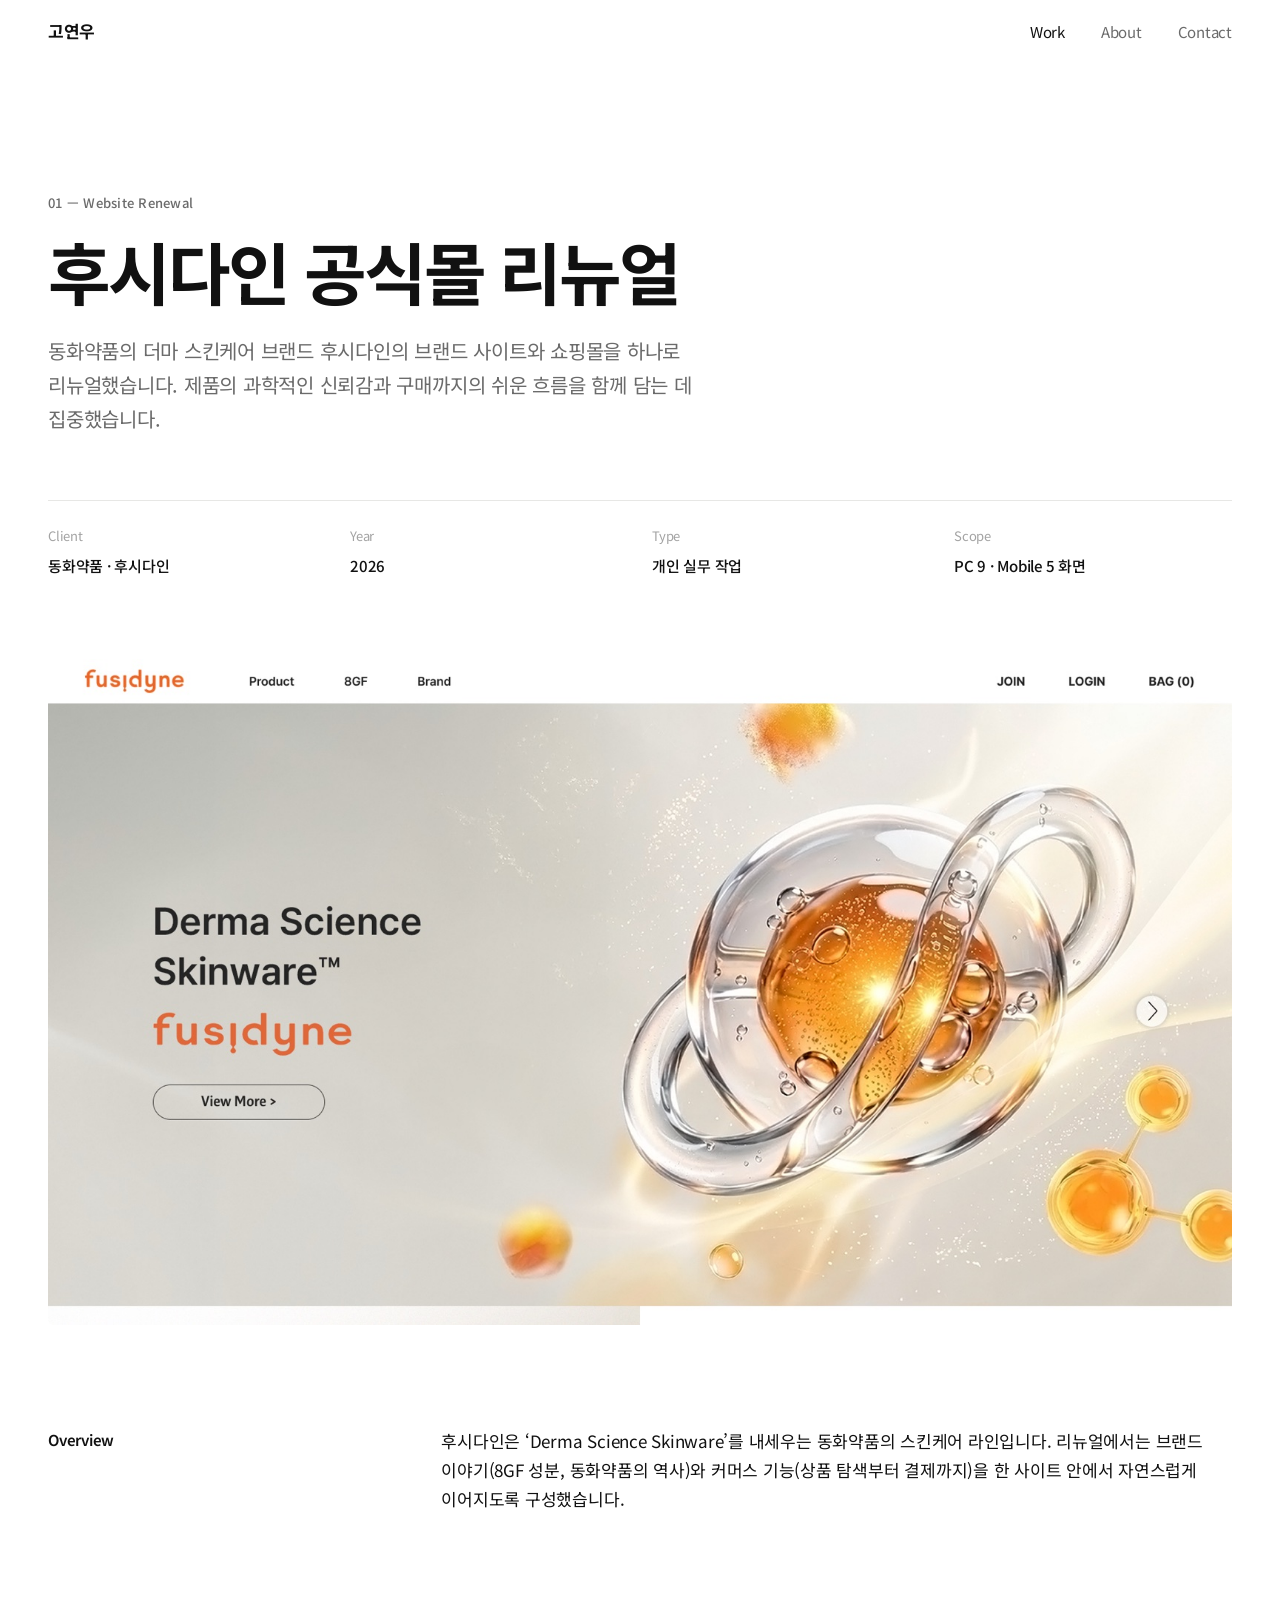
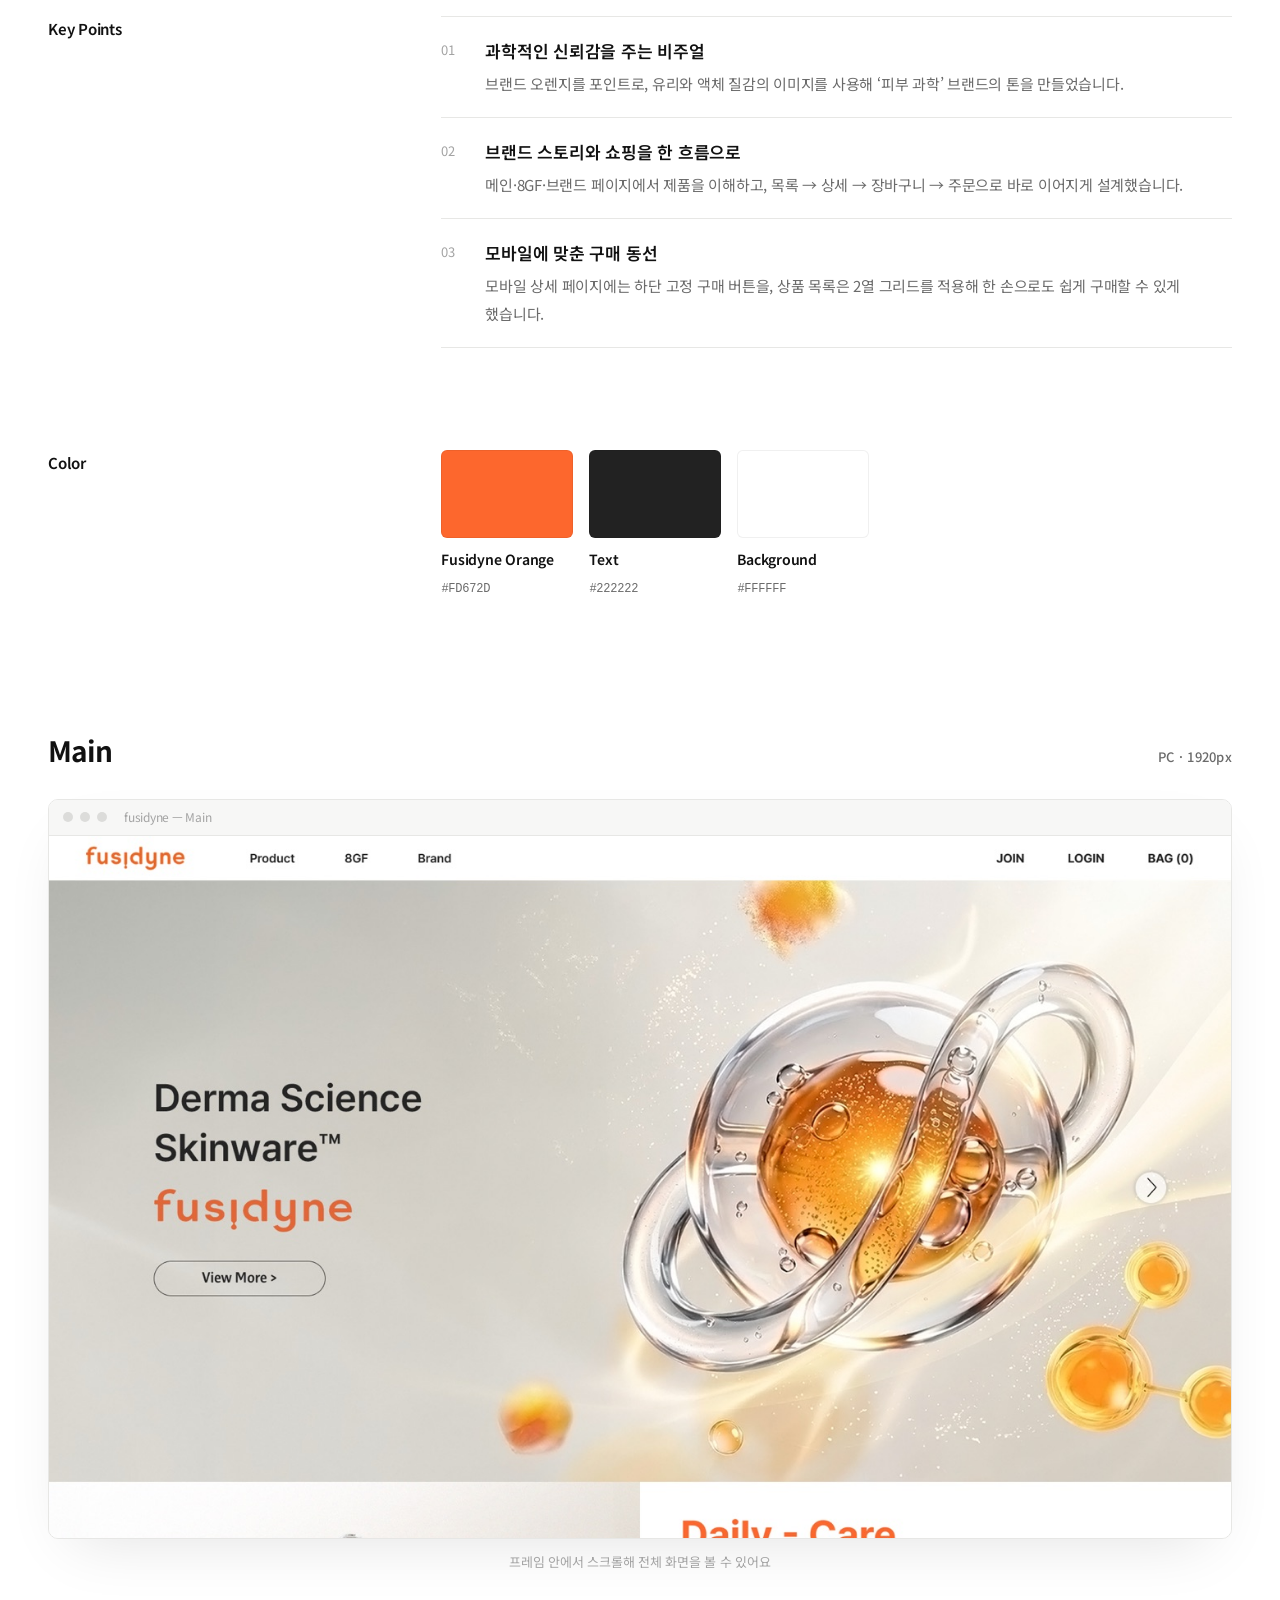
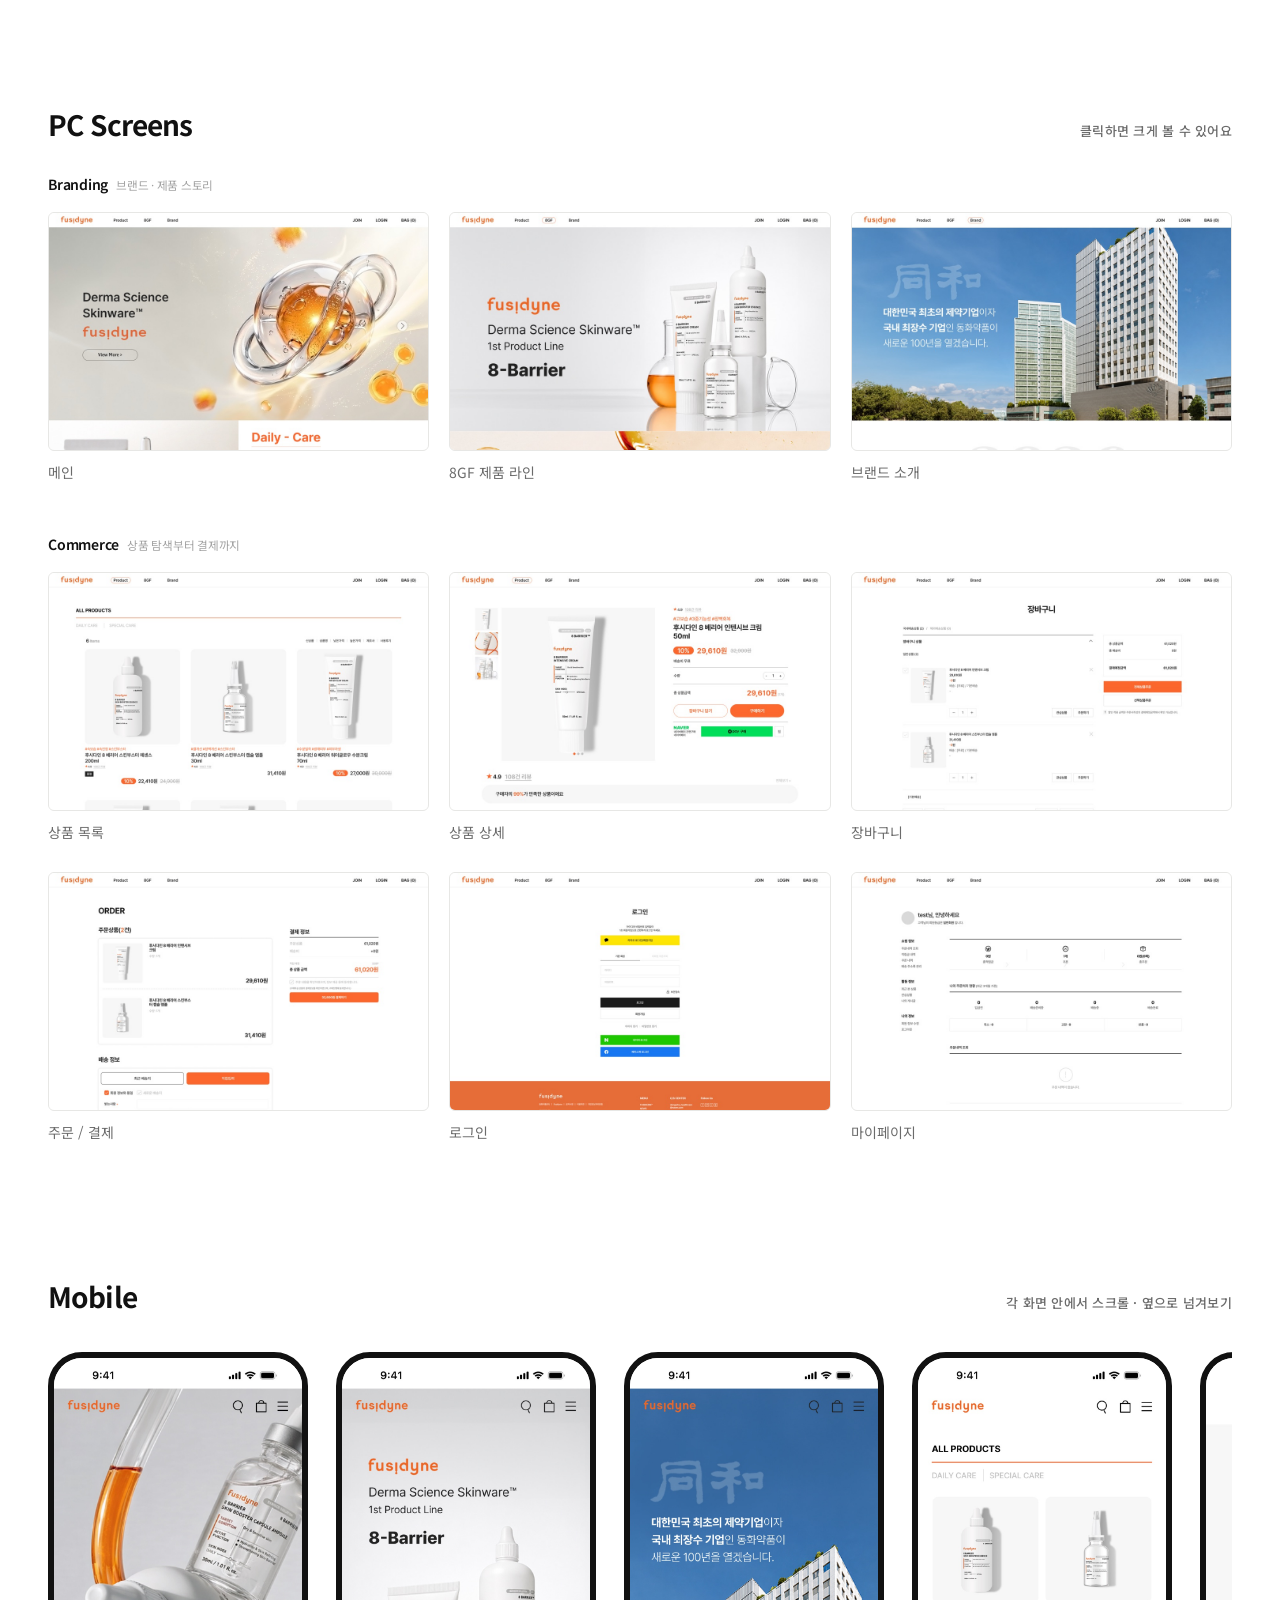
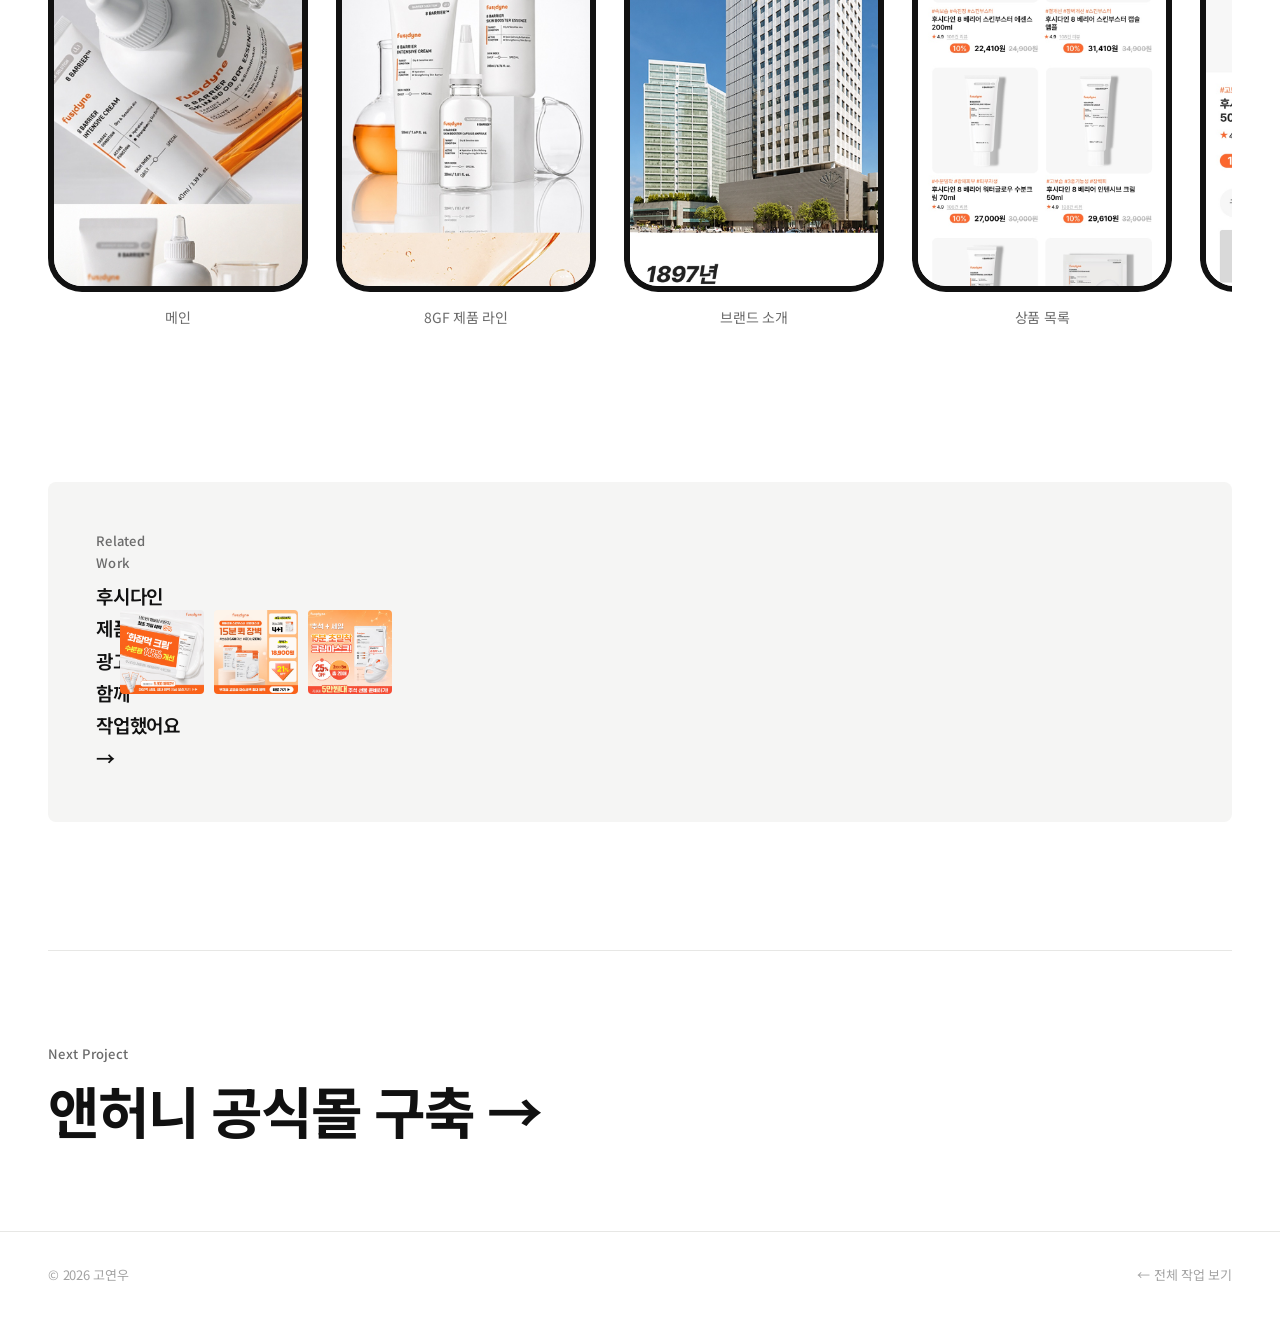
<file: work/fusidyne.html>
<!doctype html>
<html lang="ko">
<head>
  <meta charset="utf-8">
  <meta name="viewport" content="width=device-width, initial-scale=1">
  <title>후시다인 공식몰 리뉴얼 — 고연우</title>
  <link rel="preconnect" href="https://fonts.googleapis.com">
  <link rel="preconnect" href="https://fonts.gstatic.com" crossorigin>
  <link rel="stylesheet" href="https://fonts.googleapis.com/css2?family=Noto+Sans+KR:wght@300..800&display=swap">
  <link rel="stylesheet" href="../css/style.css">
</head>
<body>

<header class="site-header">
  <div class="container">
    <a class="logo" href="../index.html">고연우</a>
    <nav class="nav" aria-label="주 메뉴">
      <a href="../index.html#work" aria-current="page">Work</a>
      <a href="../index.html#about">About</a>
      <a href="../index.html#contact">Contact</a>
    </nav>
  </div>
</header>

<main class="container">
  <section class="project-head">
    <p class="label">01 — Website Renewal</p>
    <h1>후시다인 공식몰 리뉴얼</h1>
    <p class="summary">동화약품의 더마 스킨케어 브랜드 후시다인의 브랜드 사이트와 쇼핑몰을 하나로 리뉴얼했습니다. 제품의 과학적인 신뢰감과 구매까지의 쉬운 흐름을 함께 담는 데 집중했습니다.</p>
    <dl class="meta">
      <div><dt>Client</dt><dd>동화약품 · 후시다인</dd></div>
      <div><dt>Year</dt><dd>2026</dd></div>
      <div><dt>Type</dt><dd>개인 실무 작업</dd></div>
      <div><dt>Scope</dt><dd>PC 9 · Mobile 5 화면</dd></div>
    </dl>
  </section>

  <div class="cover reveal"><img src="../images/fusidyne/cover.jpg" alt="후시다인 리뉴얼 메인 첫 화면"></div>

  <section class="block reveal">
    <h2>Overview</h2>
    <div class="block-body">
      <p>후시다인은 ‘Derma Science Skinware’를 내세우는 동화약품의 스킨케어 라인입니다. 리뉴얼에서는 브랜드 이야기(8GF 성분, 동화약품의 역사)와 커머스 기능(상품 탐색부터 결제까지)을 한 사이트 안에서 자연스럽게 이어지도록 구성했습니다.</p>
    </div>
  </section>

  <section class="block reveal">
    <h2>Key Points</h2>
    <div class="block-body">
      <ul class="points">
        <li><strong>과학적인 신뢰감을 주는 비주얼</strong><span>브랜드 오렌지를 포인트로, 유리와 액체 질감의 이미지를 사용해 ‘피부 과학’ 브랜드의 톤을 만들었습니다.</span></li>
        <li><strong>브랜드 스토리와 쇼핑을 한 흐름으로</strong><span>메인·8GF·브랜드 페이지에서 제품을 이해하고, 목록 → 상세 → 장바구니 → 주문으로 바로 이어지게 설계했습니다.</span></li>
        <li><strong>모바일에 맞춘 구매 동선</strong><span>모바일 상세 페이지에는 하단 고정 구매 버튼을, 상품 목록은 2열 그리드를 적용해 한 손으로도 쉽게 구매할 수 있게 했습니다.</span></li>
      </ul>
    </div>
  </section>

  <section class="block reveal">
    <h2>Color</h2>
    <div class="block-body">
      <div class="swatches">
        <div class="swatch"><i style="background:#FD672D"></i><b>Fusidyne Orange</b><code>#FD672D</code></div>
        <div class="swatch"><i style="background:#222222"></i><b>Text</b><code>#222222</code></div>
        <div class="swatch"><i style="background:#FFFFFF"></i><b>Background</b><code>#FFFFFF</code></div>
      </div>
    </div>
  </section>

  <div class="screens-title"><h2>Main</h2><span class="label">PC · 1920px</span></div>
  <div class="browser reveal">
    <div class="browser-bar"><i></i><i></i><i></i><span>fusidyne — Main</span></div>
    <div class="browser-view"><img src="../images/fusidyne/pc-01-main.jpg" alt="후시다인 메인 전체 화면" loading="lazy"></div>
  </div>
  <p class="scroll-hint">프레임 안에서 스크롤해 전체 화면을 볼 수 있어요</p>

  <div class="screens-title"><h2>PC Screens</h2><span class="label">클릭하면 크게 볼 수 있어요</span></div>
  <div class="screen-groups" data-gallery>
    <div class="screen-group">
      <h3>Branding<small>브랜드 · 제품 스토리</small></h3>
      <div class="screen-grid">
        <button class="shot" data-full="../images/fusidyne/pc-01-main.jpg" data-caption="메인"><span class="frame"><img src="../images/fusidyne/thumbs/pc-01-main.jpg" alt="" loading="lazy"></span><span class="cap">메인</span></button>
        <button class="shot" data-full="../images/fusidyne/pc-02-8gf.jpg" data-caption="8GF 제품 라인"><span class="frame"><img src="../images/fusidyne/thumbs/pc-02-8gf.jpg" alt="" loading="lazy"></span><span class="cap">8GF 제품 라인</span></button>
        <button class="shot" data-full="../images/fusidyne/pc-03-brand.jpg" data-caption="브랜드 소개"><span class="frame"><img src="../images/fusidyne/thumbs/pc-03-brand.jpg" alt="" loading="lazy"></span><span class="cap">브랜드 소개</span></button>
      </div>
    </div>
    <div class="screen-group">
      <h3>Commerce<small>상품 탐색부터 결제까지</small></h3>
      <div class="screen-grid">
        <button class="shot" data-full="../images/fusidyne/pc-05-product-list.jpg" data-caption="상품 목록"><span class="frame"><img src="../images/fusidyne/thumbs/pc-05-product-list.jpg" alt="" loading="lazy"></span><span class="cap">상품 목록</span></button>
        <button class="shot" data-full="../images/fusidyne/pc-04-product-detail.jpg" data-caption="상품 상세"><span class="frame"><img src="../images/fusidyne/thumbs/pc-04-product-detail.jpg" alt="" loading="lazy"></span><span class="cap">상품 상세</span></button>
        <button class="shot" data-full="../images/fusidyne/pc-08-cart.jpg" data-caption="장바구니"><span class="frame"><img src="../images/fusidyne/thumbs/pc-08-cart.jpg" alt="" loading="lazy"></span><span class="cap">장바구니</span></button>
        <button class="shot" data-full="../images/fusidyne/pc-06-order.jpg" data-caption="주문 / 결제"><span class="frame"><img src="../images/fusidyne/thumbs/pc-06-order.jpg" alt="" loading="lazy"></span><span class="cap">주문 / 결제</span></button>
        <button class="shot" data-full="../images/fusidyne/pc-07-login.jpg" data-caption="로그인"><span class="frame"><img src="../images/fusidyne/thumbs/pc-07-login.jpg" alt="" loading="lazy"></span><span class="cap">로그인</span></button>
        <button class="shot" data-full="../images/fusidyne/pc-09-mypage.jpg" data-caption="마이페이지"><span class="frame"><img src="../images/fusidyne/thumbs/pc-09-mypage.jpg" alt="" loading="lazy"></span><span class="cap">마이페이지</span></button>
      </div>
    </div>
  </div>

  <div class="screens-title"><h2>Mobile</h2><span class="label">각 화면 안에서 스크롤 · 옆으로 넘겨보기</span></div>
  <div class="phones">
    <div class="phone"><div class="phone-view"><img src="../images/fusidyne/mo-01-main.jpg" alt="모바일 메인" loading="lazy"></div><span class="cap">메인</span></div>
    <div class="phone"><div class="phone-view"><img src="../images/fusidyne/mo-02-8gf.jpg" alt="모바일 8GF" loading="lazy"></div><span class="cap">8GF 제품 라인</span></div>
    <div class="phone"><div class="phone-view"><img src="../images/fusidyne/mo-03-brand.jpg" alt="모바일 브랜드 소개" loading="lazy"></div><span class="cap">브랜드 소개</span></div>
    <div class="phone"><div class="phone-view"><img src="../images/fusidyne/mo-05-product-list.jpg" alt="모바일 상품 목록" loading="lazy"></div><span class="cap">상품 목록</span></div>
    <div class="phone"><div class="phone-view"><img src="../images/fusidyne/mo-04-product-detail.jpg" alt="모바일 상품 상세" loading="lazy"></div><span class="cap">상품 상세</span></div>
  </div>

  <a class="related reveal" href="ad-creatives.html#fusidyne">
    <div>
      <p class="label">Related Work</p>
      <h3>후시다인 제품 광고소재도 함께 작업했어요 →</h3>
    </div>
    <div class="mini">
      <img src="../images/ads/fusidyne-cream-gfa-01.jpg" alt="" loading="lazy">
      <img src="../images/ads/fusidyne-mask-meta-02.jpg" alt="" loading="lazy">
      <img src="../images/ads/fusidyne-mask-chuseok.jpg" alt="" loading="lazy">
    </div>
  </a>

  <a class="next" href="andhoney.html">
    <span class="label">Next Project</span>
    <p class="title">앤허니 공식몰 구축</p>
  </a>
</main>

<footer class="site-footer">
  <div class="container">
    <span>© 2026 고연우</span>
    <a href="../index.html">← 전체 작업 보기</a>
  </div>
</footer>

<script src="../js/main.js"></script>
</body>
</html>
</file>
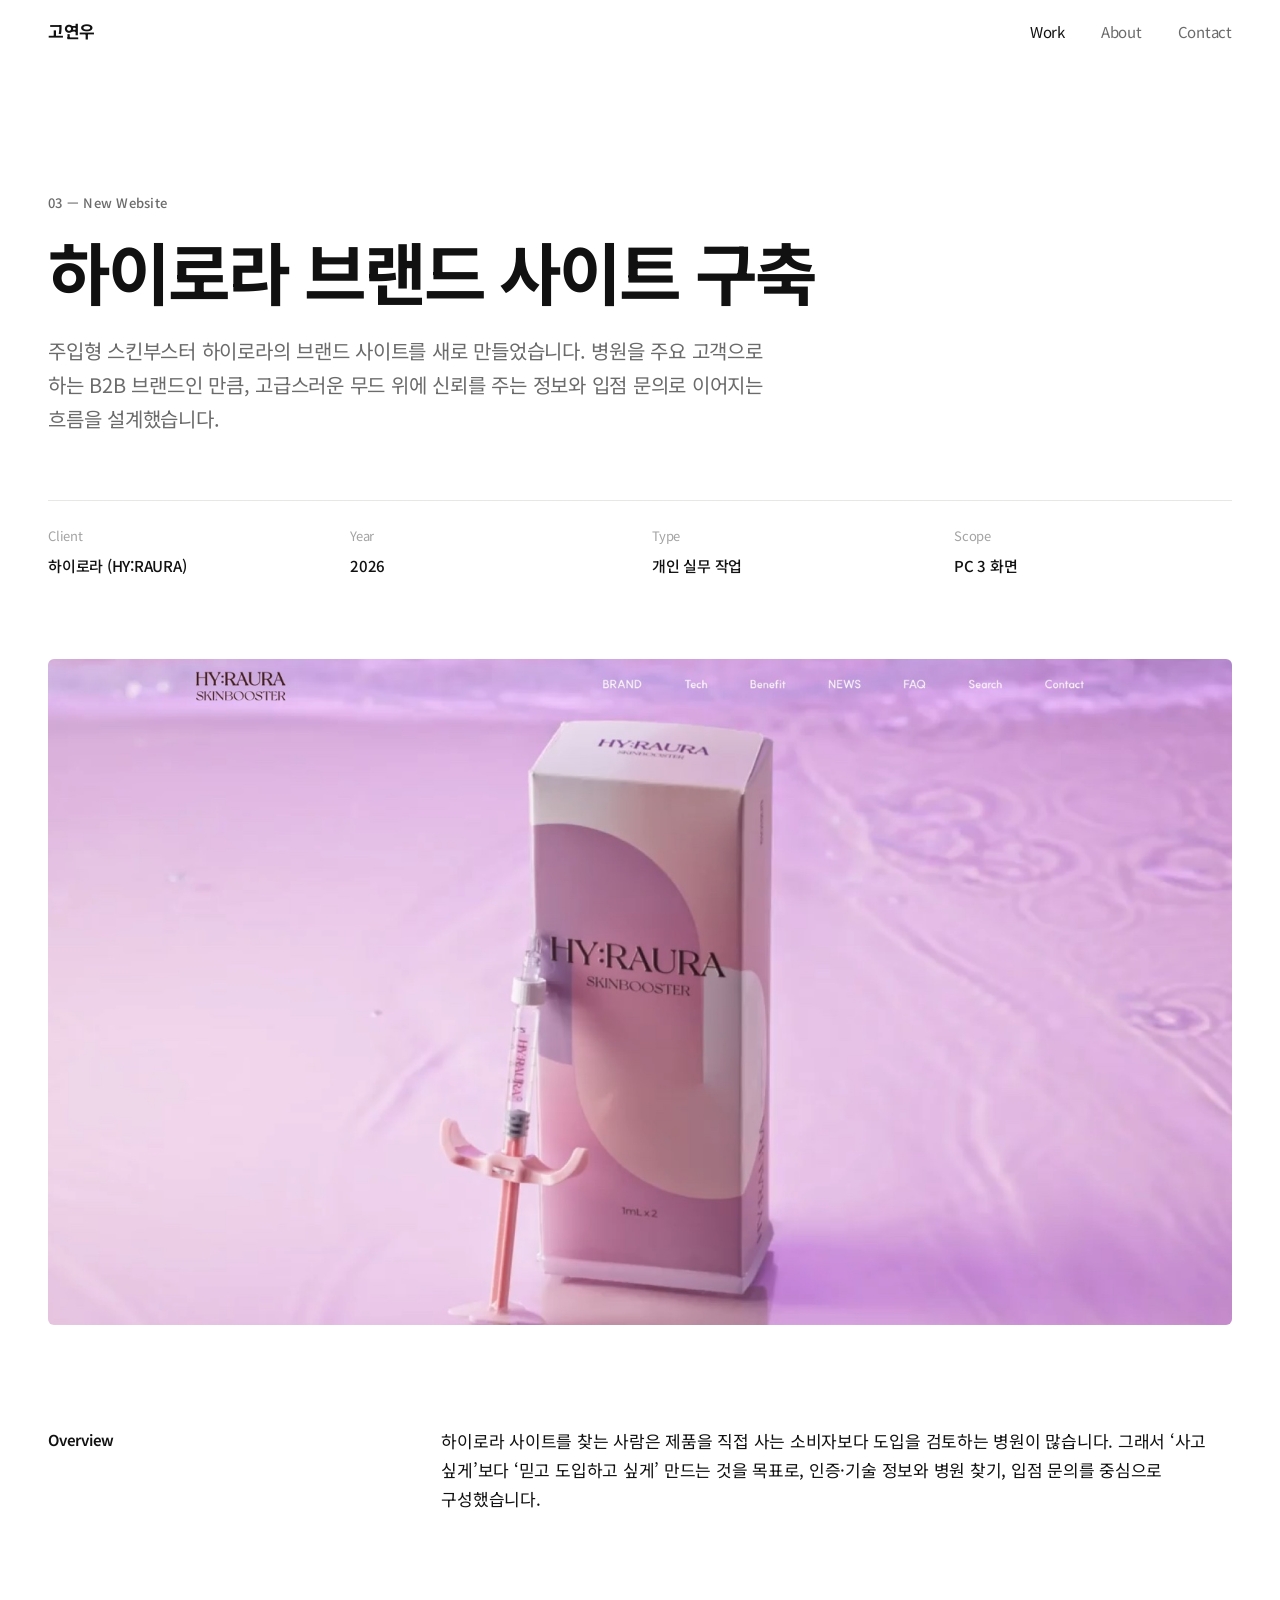
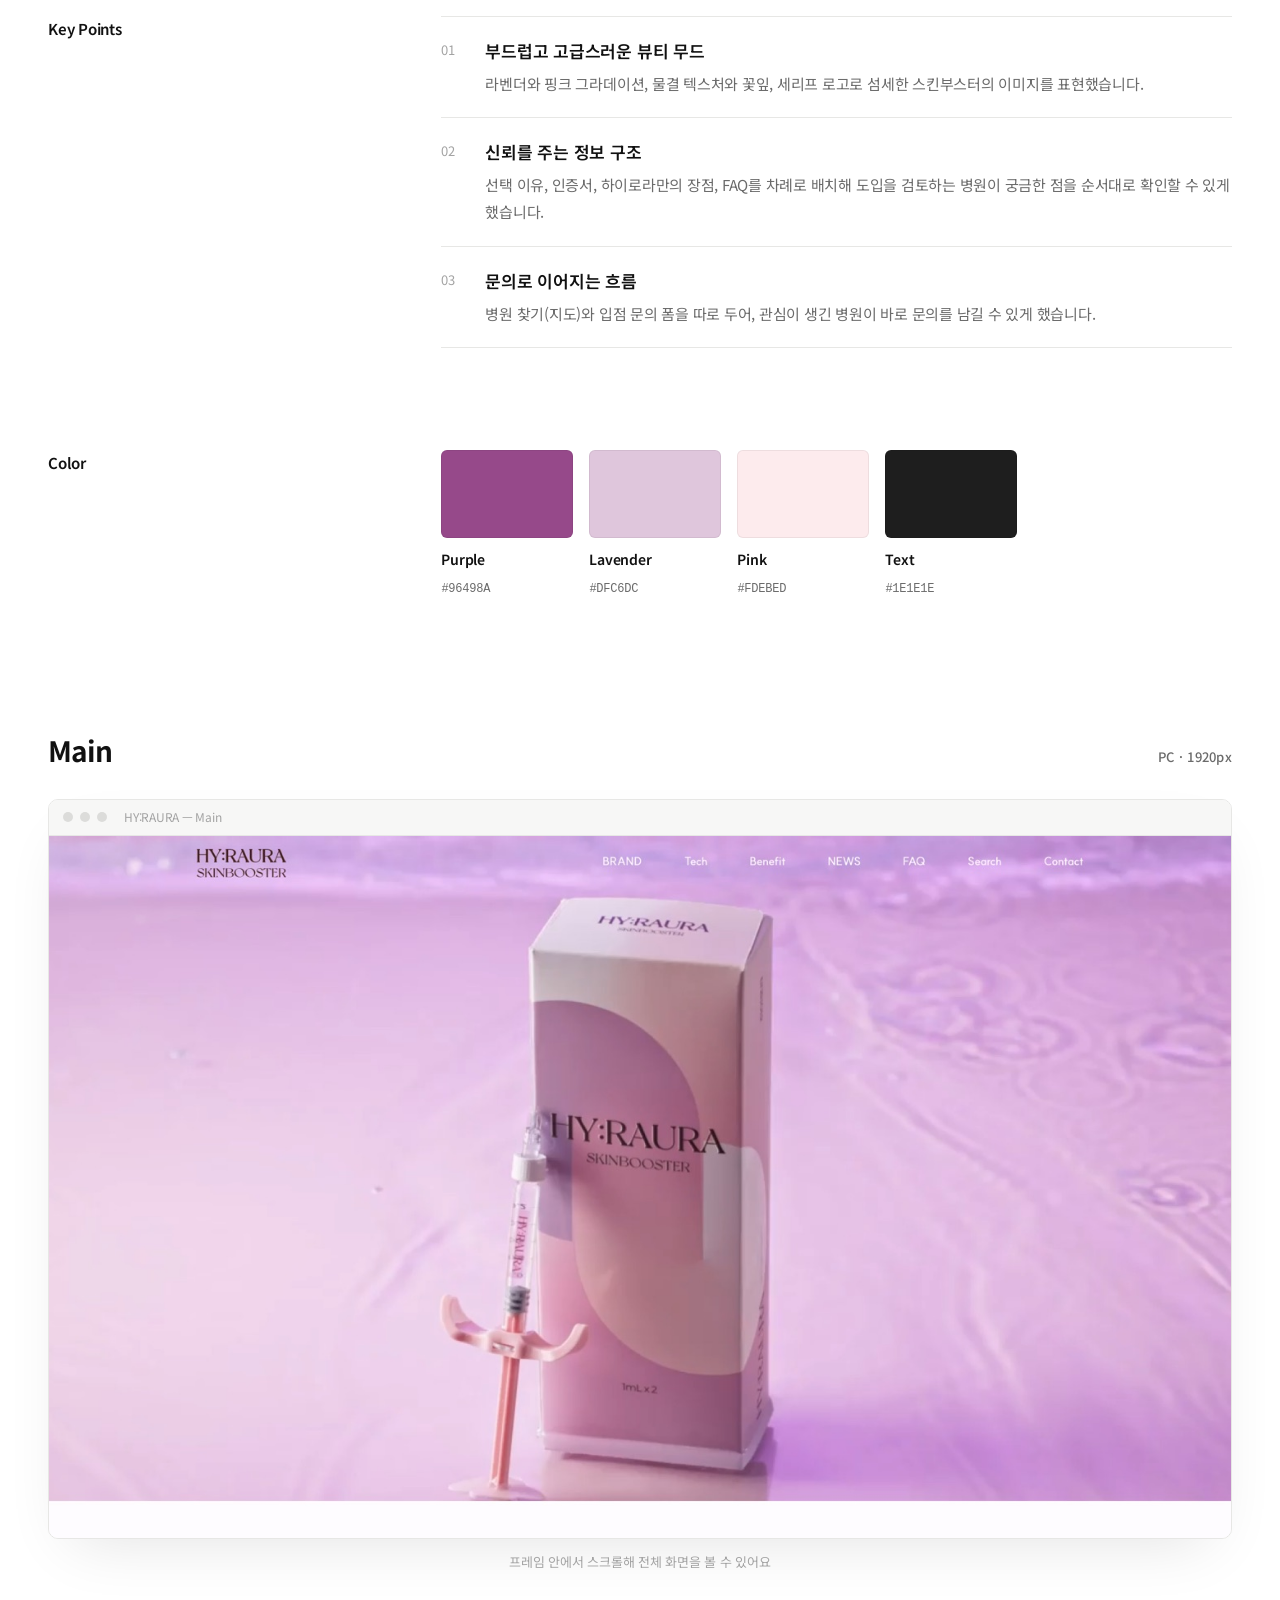
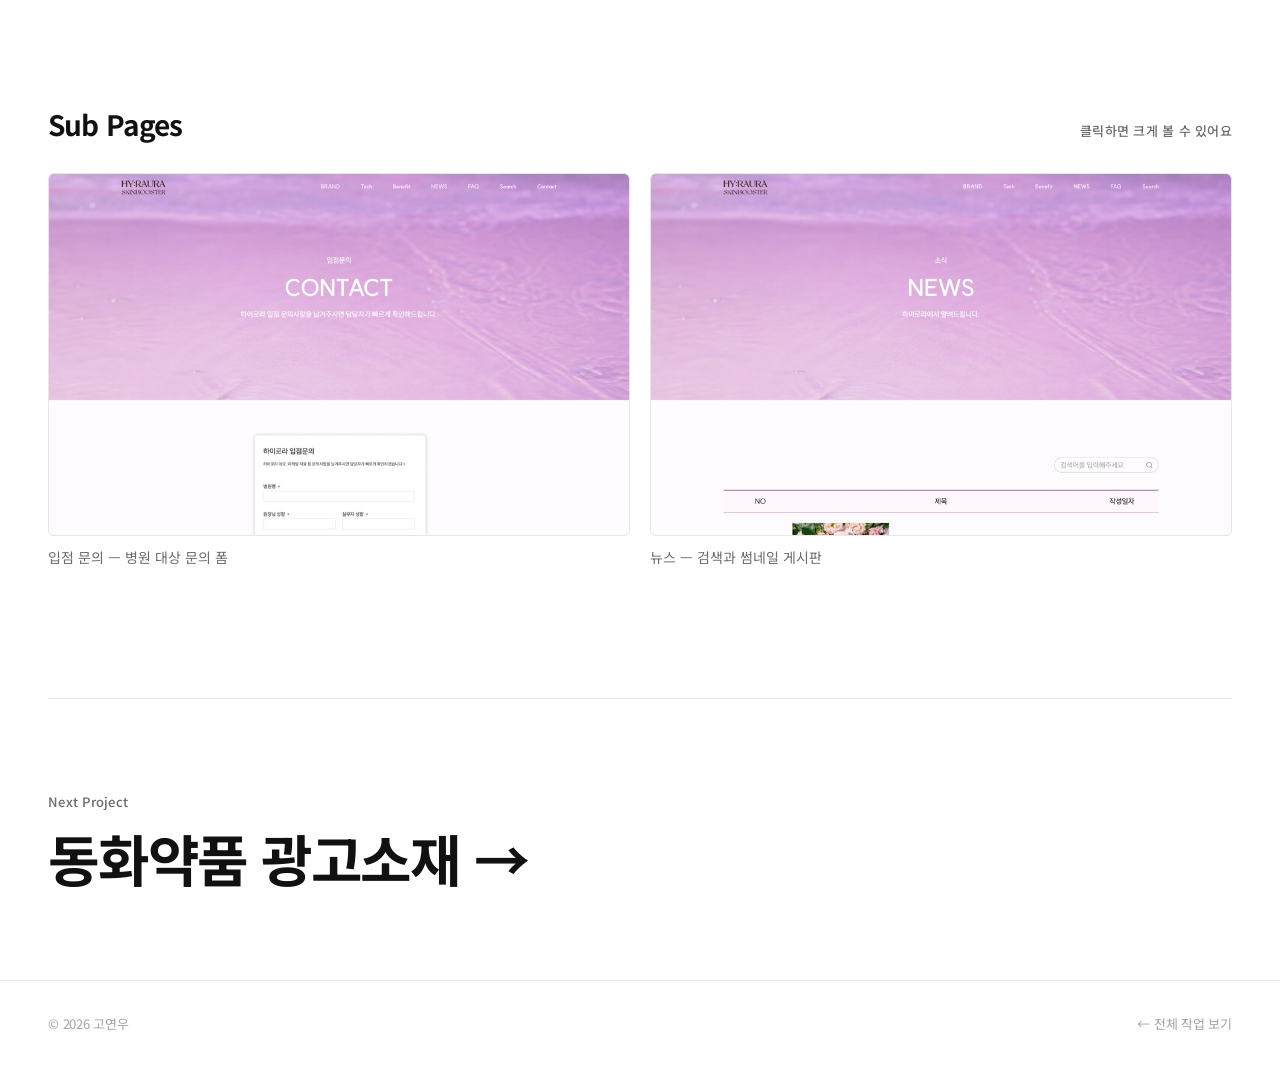
<file: work/hyraura.html>
<!doctype html>
<html lang="ko">
<head>
  <meta charset="utf-8">
  <meta name="viewport" content="width=device-width, initial-scale=1">
  <title>하이로라 브랜드 사이트 구축 — 고연우</title>
  <link rel="preconnect" href="https://fonts.googleapis.com">
  <link rel="preconnect" href="https://fonts.gstatic.com" crossorigin>
  <link rel="stylesheet" href="https://fonts.googleapis.com/css2?family=Noto+Sans+KR:wght@300..800&display=swap">
  <link rel="stylesheet" href="../css/style.css">
</head>
<body>

<header class="site-header">
  <div class="container">
    <a class="logo" href="../index.html">고연우</a>
    <nav class="nav" aria-label="주 메뉴">
      <a href="../index.html#work" aria-current="page">Work</a>
      <a href="../index.html#about">About</a>
      <a href="../index.html#contact">Contact</a>
    </nav>
  </div>
</header>

<main class="container">
  <section class="project-head">
    <p class="label">03 — New Website</p>
    <h1>하이로라 브랜드 사이트 구축</h1>
    <p class="summary">주입형 스킨부스터 하이로라의 브랜드 사이트를 새로 만들었습니다. 병원을 주요 고객으로 하는 B2B 브랜드인 만큼, 고급스러운 무드 위에 신뢰를 주는 정보와 입점 문의로 이어지는 흐름을 설계했습니다.</p>
    <dl class="meta">
      <div><dt>Client</dt><dd>하이로라 (HY:RAURA)</dd></div>
      <div><dt>Year</dt><dd>2026</dd></div>
      <div><dt>Type</dt><dd>개인 실무 작업</dd></div>
      <div><dt>Scope</dt><dd>PC 3 화면</dd></div>
    </dl>
  </section>

  <div class="cover reveal"><img src="../images/hyraura/cover.jpg" alt="하이로라 메인 첫 화면"></div>

  <section class="block reveal">
    <h2>Overview</h2>
    <div class="block-body">
      <p>하이로라 사이트를 찾는 사람은 제품을 직접 사는 소비자보다 도입을 검토하는 병원이 많습니다. 그래서 ‘사고 싶게’보다 ‘믿고 도입하고 싶게’ 만드는 것을 목표로, 인증·기술 정보와 병원 찾기, 입점 문의를 중심으로 구성했습니다.</p>
    </div>
  </section>

  <section class="block reveal">
    <h2>Key Points</h2>
    <div class="block-body">
      <ul class="points">
        <li><strong>부드럽고 고급스러운 뷰티 무드</strong><span>라벤더와 핑크 그라데이션, 물결 텍스처와 꽃잎, 세리프 로고로 섬세한 스킨부스터의 이미지를 표현했습니다.</span></li>
        <li><strong>신뢰를 주는 정보 구조</strong><span>선택 이유, 인증서, 하이로라만의 장점, FAQ를 차례로 배치해 도입을 검토하는 병원이 궁금한 점을 순서대로 확인할 수 있게 했습니다.</span></li>
        <li><strong>문의로 이어지는 흐름</strong><span>병원 찾기(지도)와 입점 문의 폼을 따로 두어, 관심이 생긴 병원이 바로 문의를 남길 수 있게 했습니다.</span></li>
      </ul>
    </div>
  </section>

  <section class="block reveal">
    <h2>Color</h2>
    <div class="block-body">
      <div class="swatches">
        <div class="swatch"><i style="background:#96498A"></i><b>Purple</b><code>#96498A</code></div>
        <div class="swatch"><i style="background:#DFC6DC"></i><b>Lavender</b><code>#DFC6DC</code></div>
        <div class="swatch"><i style="background:#FDEBED"></i><b>Pink</b><code>#FDEBED</code></div>
        <div class="swatch"><i style="background:#1E1E1E"></i><b>Text</b><code>#1E1E1E</code></div>
      </div>
    </div>
  </section>

  <div class="screens-title"><h2>Main</h2><span class="label">PC · 1920px</span></div>
  <div class="browser reveal">
    <div class="browser-bar"><i></i><i></i><i></i><span>HY:RAURA — Main</span></div>
    <div class="browser-view"><img src="../images/hyraura/pc-01-main.jpg" alt="하이로라 메인 전체 화면" loading="lazy"></div>
  </div>
  <p class="scroll-hint">프레임 안에서 스크롤해 전체 화면을 볼 수 있어요</p>

  <div class="screens-title"><h2>Sub Pages</h2><span class="label">클릭하면 크게 볼 수 있어요</span></div>
  <div class="screen-grid cols-2" data-gallery>
    <button class="shot" data-full="../images/hyraura/pc-02-contact.jpg" data-caption="입점 문의"><span class="frame"><img src="../images/hyraura/thumbs/pc-02-contact.jpg" alt="" loading="lazy"></span><span class="cap">입점 문의 — 병원 대상 문의 폼</span></button>
    <button class="shot" data-full="../images/hyraura/pc-03-news.jpg" data-caption="뉴스"><span class="frame"><img src="../images/hyraura/thumbs/pc-03-news.jpg" alt="" loading="lazy"></span><span class="cap">뉴스 — 검색과 썸네일 게시판</span></button>
  </div>

  <a class="next" href="ad-creatives.html">
    <span class="label">Next Project</span>
    <p class="title">동화약품 광고소재</p>
  </a>
</main>

<footer class="site-footer">
  <div class="container">
    <span>© 2026 고연우</span>
    <a href="../index.html">← 전체 작업 보기</a>
  </div>
</footer>

<script src="../js/main.js"></script>
</body>
</html>
</file>
<file: css/style.css>
/* ─────────────────────────────────────────────
   Portfolio — minimal white
   ───────────────────────────────────────────── */

:root {
  --bg: #ffffff;
  --bg-soft: #f5f5f4;
  --text: #111111;
  --text-sub: #6b6b6b;
  --text-faint: #a3a3a3;
  --line: #e7e7e5;
  --max: 1280px;
  --gutter: clamp(20px, 4vw, 48px);
  --header-h: 64px;
  --ease: cubic-bezier(.2, .7, .2, 1);
}

*, *::before, *::after { box-sizing: border-box; }

html { scroll-behavior: smooth; -webkit-text-size-adjust: 100%; }

body {
  margin: 0;
  background: var(--bg);
  color: var(--text);
  font-family: "Noto Sans KR", -apple-system, BlinkMacSystemFont, "Apple SD Gothic Neo", "Malgun Gothic", sans-serif;
  font-size: 16px;
  line-height: 1.7;
  letter-spacing: -0.015em;
  word-break: keep-all;
  -webkit-font-smoothing: antialiased;
}

img { display: block; max-width: 100%; height: auto; }
a { color: inherit; text-decoration: none; }
h1, h2, h3, p { margin: 0; }

.container {
  width: 100%;
  max-width: calc(var(--max) + var(--gutter) * 2);
  margin: 0 auto;
  padding: 0 var(--gutter);
}

.label {
  font-size: 13px;
  font-weight: 500;
  letter-spacing: 0.02em;
  color: var(--text-sub);
}

/* ── Header ─────────────────────────────────── */

.site-header {
  position: sticky;
  top: env(safe-area-inset-top, 0px);
  z-index: 50;
  height: var(--header-h);
  background: rgba(255, 255, 255, .88);
  backdrop-filter: saturate(180%) blur(12px);
  -webkit-backdrop-filter: saturate(180%) blur(12px);
  border-bottom: 1px solid transparent;
  transition: border-color .3s;
}
.site-header.is-scrolled { border-bottom-color: var(--line); }

.site-header .container {
  height: 100%;
  display: flex;
  align-items: center;
  justify-content: space-between;
}

.logo { font-weight: 700; font-size: 17px; letter-spacing: -0.02em; }

.nav { display: flex; gap: clamp(18px, 3vw, 36px); font-size: 15px; }
.nav a { color: var(--text-sub); transition: color .2s; }
.nav a:hover, .nav a[aria-current="page"] { color: var(--text); }

/* ── Hero (home) ────────────────────────────── */

.hero { padding-top: clamp(80px, 14vw, 180px); padding-bottom: clamp(64px, 9vw, 120px); }

.hero h1 {
  font-size: clamp(34px, 6.2vw, 80px);
  line-height: 1.18;
  font-weight: 700;
  letter-spacing: -0.045em;
}
.hero h1 .faint { color: var(--text-faint); }

.hero-meta {
  margin-top: clamp(32px, 5vw, 56px);
  display: flex;
  flex-wrap: wrap;
  gap: 8px 32px;
  font-size: 15px;
  color: var(--text-sub);
}

/* ── Section heading ────────────────────────── */

.section { padding: clamp(64px, 9vw, 120px) 0; }
.section + .section { border-top: 1px solid var(--line); }

.section-head {
  display: flex;
  align-items: baseline;
  justify-content: space-between;
  gap: 16px;
  margin-bottom: clamp(32px, 4vw, 48px);
}
.section-head h2 { font-size: clamp(22px, 2.6vw, 30px); font-weight: 700; letter-spacing: -0.03em; }

/* ── Work grid (home) ───────────────────────── */

.work-grid {
  display: grid;
  grid-template-columns: repeat(2, 1fr);
  gap: clamp(40px, 5vw, 72px) clamp(20px, 3vw, 40px);
}

.work-card { display: block; }

.work-card .thumb {
  position: relative;
  aspect-ratio: 16 / 10;
  overflow: hidden;
  border-radius: 6px;
  background: var(--bg-soft);
}
.work-card .thumb img {
  width: 100%;
  height: 100%;
  object-fit: cover;
  object-position: top center;
  transition: transform .9s var(--ease);
}
.work-card:hover .thumb img { transform: scale(1.03); }

.work-card .info {
  display: grid;
  grid-template-columns: auto 1fr auto;
  gap: 4px 14px;
  align-items: baseline;
  margin-top: 18px;
}
.work-card .num { font-size: 13px; color: var(--text-faint); font-variant-numeric: tabular-nums; }
.work-card .title { font-size: 19px; font-weight: 600; letter-spacing: -0.02em; }
.work-card .year { font-size: 14px; color: var(--text-faint); }
.work-card .desc { grid-column: 2 / -1; font-size: 15px; color: var(--text-sub); }

/* 광고소재 카드: 소재 3장을 모아서 표지로 사용 */
.thumb.collage {
  display: grid;
  grid-template-columns: repeat(3, 1fr);
  gap: 10px;
  padding: 10%;
  align-items: center;
}
.thumb.collage img {
  height: auto;
  aspect-ratio: 1;
  border-radius: 3px;
  box-shadow: 0 6px 24px rgba(0, 0, 0, .08);
}

/* ── About / Contact ────────────────────────── */

.about-grid {
  display: grid;
  grid-template-columns: 1fr 1.6fr;
  gap: clamp(32px, 6vw, 96px);
}
.about-grid .lead { font-size: clamp(19px, 2vw, 24px); line-height: 1.6; font-weight: 500; letter-spacing: -0.02em; }
.about-grid .lead + p { margin-top: 20px; color: var(--text-sub); }

.cv { margin-top: 48px; }
.cv h3 { font-size: 13px; font-weight: 500; letter-spacing: 0.02em; color: var(--text-sub); margin-bottom: 4px; }
.cv ul { list-style: none; margin: 0; padding: 0; border-top: 1px solid var(--line); }
.cv li {
  display: grid;
  grid-template-columns: 160px 1fr;
  gap: 16px;
  padding: 18px 0;
  border-bottom: 1px solid var(--line);
}
.cv .when { font-size: 14px; color: var(--text-faint); font-variant-numeric: tabular-nums; padding-top: 2px; }
.cv b { font-size: 16px; font-weight: 600; }
.cv em { margin-left: 6px; font-style: normal; font-size: 14px; color: var(--text-sub); }
.cv p { margin-top: 4px; font-size: 15px; color: var(--text-sub); }

.facts { list-style: none; margin: 40px 0 0; padding: 0; border-top: 1px solid var(--line); }
.facts li {
  display: grid;
  grid-template-columns: 120px 1fr;
  gap: 16px;
  padding: 16px 0;
  border-bottom: 1px solid var(--line);
  font-size: 15px;
}
.facts li span:first-child { color: var(--text-sub); }

.contact-big {
  display: inline-block;
  font-size: clamp(26px, 4.4vw, 56px);
  font-weight: 700;
  letter-spacing: -0.04em;
  line-height: 1.2;
  border-bottom: 2px solid currentColor;
  transition: opacity .2s;
}
.contact-big:hover { opacity: .55; }

.contact-row { display: flex; flex-wrap: wrap; align-items: center; gap: 16px 24px; }
.contact-row .contact-big { overflow-wrap: anywhere; min-width: 0; user-select: all; }
.copy-btn {
  height: 40px;
  padding: 0 18px;
  border: 1px solid var(--line);
  border-radius: 999px;
  background: var(--bg);
  color: var(--text);
  font: inherit;
  font-size: 14px;
  cursor: pointer;
  transition: border-color .2s;
}
.copy-btn:hover { border-color: var(--text); }
:focus-visible { outline: 2px solid var(--text); outline-offset: 3px; }

.site-footer {
  padding: 32px 0 40px;
  border-top: 1px solid var(--line);
  font-size: 13px;
  color: var(--text-faint);
}
.site-footer .container { display: flex; justify-content: space-between; gap: 16px; flex-wrap: wrap; }

/* ── Project page ───────────────────────────── */

.project-head { padding: clamp(64px, 10vw, 140px) 0 clamp(40px, 5vw, 64px); }
.project-head .label { margin-bottom: 18px; }
.project-head h1 {
  font-size: clamp(32px, 5.4vw, 68px);
  font-weight: 700;
  line-height: 1.15;
  letter-spacing: -0.045em;
}
.project-head .summary {
  margin-top: 24px;
  max-width: 720px;
  font-size: clamp(17px, 1.6vw, 20px);
  color: var(--text-sub);
}

.meta {
  display: grid;
  grid-template-columns: repeat(4, 1fr);
  gap: 24px;
  margin-top: clamp(40px, 5vw, 64px);
  padding-top: 24px;
  border-top: 1px solid var(--line);
}
.meta dt { font-size: 13px; color: var(--text-faint); margin-bottom: 6px; }
.meta dd { margin: 0; font-size: 15px; font-weight: 500; }

.cover {
  border-radius: 6px;
  overflow: hidden;
  background: var(--bg-soft);
}

/* 본문 블록: 왼쪽 제목 + 오른쪽 내용 */
.block {
  display: grid;
  grid-template-columns: 1fr 2.4fr;
  gap: clamp(24px, 5vw, 80px);
  padding: clamp(56px, 8vw, 104px) 0 0;
}
.block > h2 { font-size: 15px; font-weight: 600; }
.block > h2 small { display: block; margin-top: 4px; font-size: 13px; font-weight: 400; color: var(--text-faint); }
.block-body > p { font-size: 17px; }
.block-body > p + p { margin-top: 16px; }

.points { list-style: none; margin: 0; padding: 0; counter-reset: point; }
.points li {
  counter-increment: point;
  position: relative;
  padding: 20px 0 20px 44px;
  border-top: 1px solid var(--line);
}
.points li:last-child { border-bottom: 1px solid var(--line); }
.points li::before {
  content: counter(point, decimal-leading-zero);
  position: absolute;
  left: 0;
  top: 22px;
  font-size: 13px;
  color: var(--text-faint);
  font-variant-numeric: tabular-nums;
}
.points strong { display: block; font-size: 17px; font-weight: 600; margin-bottom: 4px; }
.points span { color: var(--text-sub); font-size: 15px; }

/* 컬러 */
.swatches { display: flex; flex-wrap: wrap; gap: 16px; }
.swatch { width: 132px; }
.swatch i {
  display: block;
  height: 88px;
  border-radius: 6px;
  border: 1px solid rgba(0, 0, 0, .06);
}
.swatch b { display: block; margin-top: 10px; font-size: 14px; font-weight: 600; }
.swatch code { font-family: ui-monospace, SFMono-Regular, Menlo, monospace; font-size: 12px; color: var(--text-sub); }

/* 화면 섹션 */
.screens-title {
  display: flex;
  align-items: baseline;
  justify-content: space-between;
  gap: 16px;
  margin: clamp(72px, 10vw, 128px) 0 24px;
}
.screens-title h2 { font-size: clamp(22px, 2.4vw, 28px); font-weight: 700; letter-spacing: -0.03em; }

/* 브라우저 프레임: 긴 화면을 안에서 스크롤해서 봄 */
.browser {
  border: 1px solid var(--line);
  border-radius: 10px;
  overflow: hidden;
  background: #fff;
  box-shadow: 0 24px 60px -24px rgba(0, 0, 0, .12);
}
.browser-bar {
  display: flex;
  align-items: center;
  gap: 7px;
  height: 36px;
  padding: 0 14px;
  background: #f7f7f6;
  border-bottom: 1px solid var(--line);
}
.browser-bar i { width: 10px; height: 10px; border-radius: 50%; background: #dcdcda; }
.browser-bar span { margin-left: 10px; font-size: 12px; color: var(--text-faint); }
.browser-view {
  height: min(78vh, 820px);
  overflow-y: auto;
  overscroll-behavior: contain;
  scrollbar-width: thin;
}

.scroll-hint { margin-top: 12px; font-size: 13px; color: var(--text-faint); text-align: center; }

/* 화면 그리드 */
.screen-groups { display: grid; gap: 48px; }
.screen-group h3 { font-size: 14px; font-weight: 600; margin-bottom: 16px; }
.screen-group h3 small { margin-left: 8px; font-weight: 400; color: var(--text-faint); }

.screen-grid {
  display: grid;
  grid-template-columns: repeat(3, 1fr);
  gap: 28px 20px;
}
.screen-grid.cols-2 { grid-template-columns: repeat(2, 1fr); }
.screen-grid.mobile { grid-template-columns: repeat(6, 1fr); gap: 24px 14px; }
.screen-grid.mobile .frame { aspect-ratio: 9 / 16; border-radius: 10px; }

.shot { display: block; width: 100%; padding: 0; border: 0; background: none; text-align: left; cursor: zoom-in; font: inherit; color: inherit; }
.shot .frame {
  display: block;
  aspect-ratio: 16 / 10;
  overflow: hidden;
  border: 1px solid var(--line);
  border-radius: 6px;
  background: var(--bg-soft);
}
.shot img { width: 100%; height: 100%; object-fit: cover; object-position: top; transition: transform .6s var(--ease); }
.shot:hover img { transform: scale(1.025); }
.shot .cap { display: block; margin-top: 10px; font-size: 14px; color: var(--text-sub); }

/* 모바일 화면: 폰 프레임 안에서 스크롤 */
.phones {
  display: flex;
  gap: 28px;
  overflow-x: auto;
  padding: 8px 2px 24px;
  scroll-snap-type: x mandatory;
  scrollbar-width: thin;
}
.phone { flex: 0 0 auto; width: 260px; scroll-snap-align: start; }
.phone-view {
  height: 540px;
  overflow-y: auto;
  overscroll-behavior: contain;
  border: 6px solid #111;
  border-radius: 34px;
  background: #fff;
  scrollbar-width: none;
}
.phone-view::-webkit-scrollbar { display: none; }
.phone .cap { display: block; margin-top: 14px; font-size: 14px; color: var(--text-sub); text-align: center; }

/* 광고소재 */
.ad-group + .ad-group { margin-top: clamp(64px, 8vw, 96px); }
.ad-group-head {
  display: grid;
  grid-template-columns: 1fr auto;
  gap: 4px 16px;
  align-items: baseline;
  padding-bottom: 18px;
  margin-bottom: 24px;
  border-bottom: 1px solid var(--line);
}
.ad-group-head h2 { font-size: clamp(19px, 2vw, 22px); font-weight: 700; letter-spacing: -0.02em; }
.ad-group-head .tag { font-size: 13px; color: var(--text-sub); }
.ad-group-head p { grid-column: 1 / -1; font-size: 15px; color: var(--text-sub); }

.ad-grid { display: grid; grid-template-columns: repeat(4, 1fr); gap: 16px; }
.ad-grid.story { grid-template-columns: repeat(4, 1fr); }
.ad-grid .shot .frame { aspect-ratio: 1; border: 0; border-radius: 4px; }
.ad-grid.story .shot .frame { aspect-ratio: 9 / 16; }
.ad-grid .shot img { object-fit: cover; }

/* 관련 작업 / 다음 프로젝트 */
.related {
  margin-top: clamp(72px, 10vw, 128px);
  padding: clamp(32px, 4vw, 48px);
  background: var(--bg-soft);
  border-radius: 8px;
  display: grid;
  grid-template-columns: 1fr auto;
  gap: 24px;
  align-items: center;
}
.related h3 { font-size: 19px; font-weight: 600; margin-top: 6px; }
.related > * { min-width: 0; }
.related .mini { display: flex; gap: 10px; }
.related .mini img { flex: 0 1 84px; min-width: 0; height: auto; aspect-ratio: 1; object-fit: cover; border-radius: 4px; }

.next {
  display: block;
  margin-top: clamp(80px, 10vw, 140px);
  padding: clamp(48px, 7vw, 88px) 0;
  border-top: 1px solid var(--line);
}
.next .title {
  margin-top: 10px;
  font-size: clamp(28px, 4.6vw, 56px);
  font-weight: 700;
  letter-spacing: -0.04em;
  line-height: 1.2;
  transition: opacity .2s;
}
.next:hover .title { opacity: .55; }
.next .title::after { content: " →"; }

/* ── Lightbox ───────────────────────────────── */

.lightbox {
  position: fixed;
  inset: 0;
  z-index: 100;
  display: none;
  background: rgba(255, 255, 255, .97);
  overflow-y: auto;
  overscroll-behavior: contain;
}
.lightbox.is-open { display: block; }
.lightbox-inner {
  max-width: min(1200px, 100%);
  margin: 0 auto;
  padding: 72px var(--gutter) 80px;
}
.lightbox-inner.is-narrow { max-width: 460px; }
.lightbox img { width: 100%; border-radius: 4px; box-shadow: 0 10px 50px rgba(0, 0, 0, .1); }
.lightbox-cap { margin-top: 16px; text-align: center; font-size: 14px; color: var(--text-sub); }
.lightbox-ui {
  position: fixed;
  top: 0; left: 0; right: 0;
  height: 60px;
  display: flex;
  align-items: center;
  justify-content: flex-end;
  gap: 4px;
  padding: 0 16px;
  pointer-events: none;
}
.lightbox-ui button {
  pointer-events: auto;
  width: 44px;
  height: 44px;
  border: 0;
  border-radius: 50%;
  background: rgba(0, 0, 0, .06);
  color: var(--text);
  font-size: 18px;
  cursor: pointer;
  transition: background .2s;
}
.lightbox-ui button:hover { background: rgba(0, 0, 0, .12); }
.lightbox-ui .count { margin-right: auto; padding-left: 8px; font-size: 13px; color: var(--text-sub); }

/* ── Reveal on scroll ───────────────────────── */

/* 첫 화면 아래에 있는 요소만 스크롤할 때 나타남 (처음 보이는 화면은 항상 완성된 상태) */
.reveal { transition: opacity .9s var(--ease), transform .9s var(--ease); }
.reveal.is-pending { opacity: 0; transform: translateY(24px); }

@media (prefers-reduced-motion: reduce) {
  html { scroll-behavior: auto; }
  .reveal, .reveal.is-pending { opacity: 1; transform: none; transition: none; }
  .work-card .thumb img, .shot img { transition: none; }
}

/* ── Responsive ─────────────────────────────── */

@media (max-width: 960px) {
  .meta { grid-template-columns: repeat(2, 1fr); }
  .block { grid-template-columns: 1fr; gap: 20px; }
  .screen-grid { grid-template-columns: repeat(2, 1fr); }
  .screen-grid.mobile { grid-template-columns: repeat(4, 1fr); }
  .ad-grid { grid-template-columns: repeat(3, 1fr); }
  .ad-grid.story { grid-template-columns: repeat(2, 1fr); }
}

@media (max-width: 720px) {
  :root { --header-h: 56px; }
  .work-grid { grid-template-columns: 1fr; }
  .about-grid { grid-template-columns: 1fr; }
  .facts li { grid-template-columns: 96px 1fr; }
  .cv li { grid-template-columns: 1fr; gap: 4px; }
  .screen-grid, .screen-grid.cols-2 { grid-template-columns: 1fr; }
  .screen-grid.mobile { grid-template-columns: repeat(3, 1fr); }
  .ad-grid { grid-template-columns: repeat(2, 1fr); gap: 10px; }
  .browser-view { height: 70vh; }
  .phone { width: 230px; }
  .phone-view { height: 480px; }
  .related { grid-template-columns: 1fr; }
  .nav { gap: 18px; font-size: 14px; }
}
</file>
